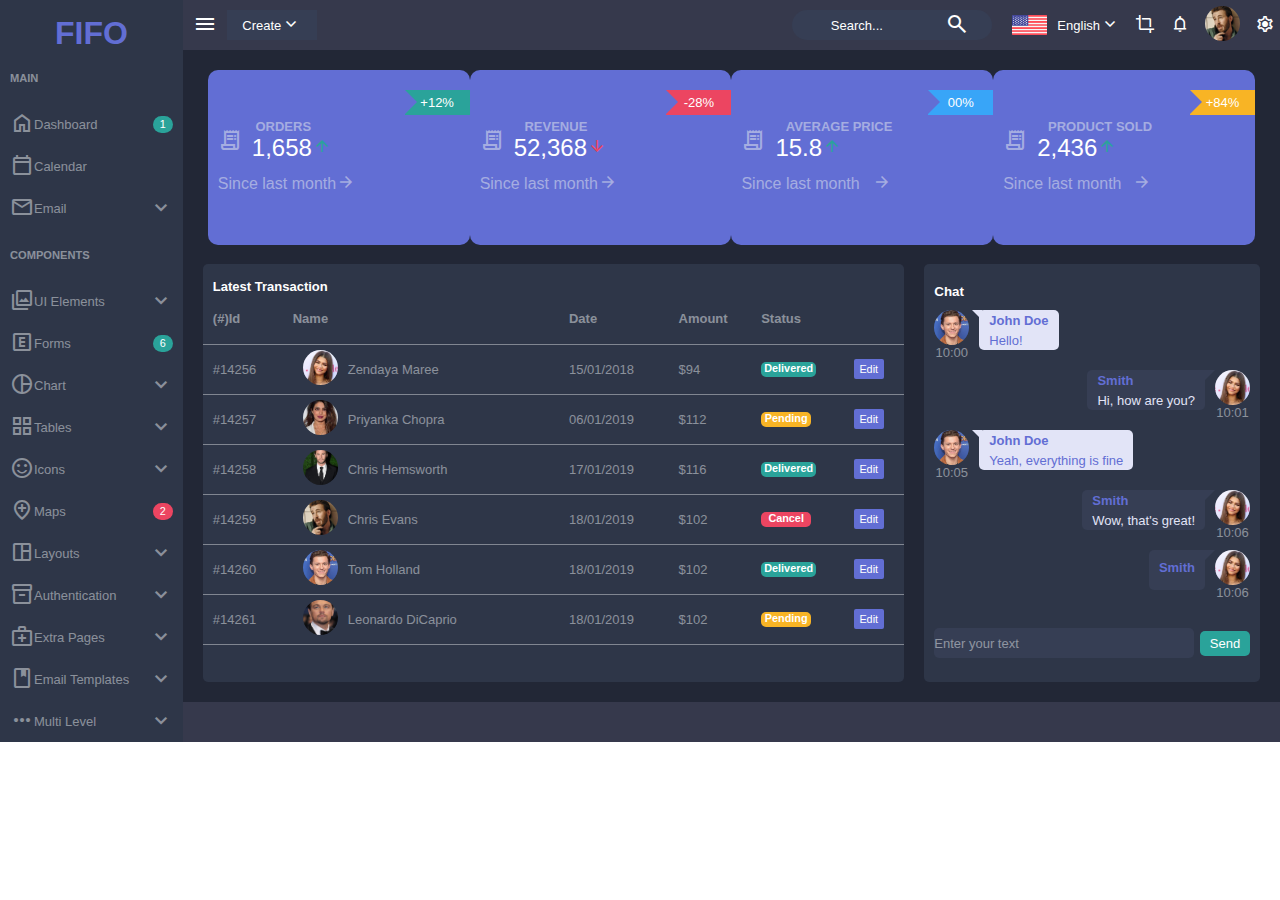
<file: FlexBox+Grid_Assignment/index.html>
<!DOCTYPE html>
<html lang="en">

<head>
    <title>Assignment FIFO</title>
    <link rel="stylesheet" href="style.css">
    <link rel="stylesheet" href="https://fonts.googleapis.com/icon?family=Material+Icons">
    <link rel="stylesheet"
        href="https://fonts.googleapis.com/css2?family=Material+Symbols+Outlined:opsz,wght,FILL,GRAD@48,400,0,0" />
</head>

<body>
    <div class="grid-container">
        <div class="item1">
            <h1>FIFO</h1>
            <br>
            <div class="heading-sidebar"><small><b>MAIN</b></small></div>
            <br>
            <div class="row">
                <div class="sidebar-left">
                    <div>
                        <span class="material-symbols-outlined">home</span>
                    </div>
                    <div>
                        Dashboard
                    </div>
                </div>
                <div class="sidebar-right">
                    <div class="circle">1</div>
                </div>
            </div>
            <div class="row">
                <div class="sidebar-left">
                    <div>
                        <span class="material-symbols-outlined">calendar_today</span>
                    </div>
                    <div>Calendar</div>
                </div>
                <div class="sidebar-right">
                    
                </div>
            </div>
            <div class="row">
                <div class="sidebar-left">
                    <div>
                    <span class="material-symbols-outlined">mail</span>
                    </div>
                    <div>Email</div>
                </div>
                <div class="sidebar-right">
                    <span class="material-symbols-outlined">keyboard_arrow_down</span>
                </div>
            </div>
            <br>
            <div class="heading-sidebar"><small><b>COMPONENTS</b></small></div>
            <br>
            <div class="row">
                <div class="sidebar-left">
                    <div>
                        <span class="material-symbols-outlined">filter</span>
                    </div>
                    <div>UI Elements</div>
                </div>
                <div class="sidebar-right">
                    <span class="material-symbols-outlined">keyboard_arrow_down</span>
                </div>
            </div>

            <div class="row">
                <div class="sidebar-left">
                    <div><span class="material-symbols-outlined">explicit</span></div>
                    <div> Forms</div>
                </div>
                <div class="sidebar-right">
                    <div class="circle" style="background-color: #2aa39a;">6</div>
                </div>  
            </div>
            <div class="row">
                <div class="sidebar-left">
                    <div><span class="material-symbols-outlined">pie_chart</span></div>
                    <div>Chart</div>
                </div>
                <div class="sidebar-right">
                    <span class="material-symbols-outlined">keyboard_arrow_down</span>
                </div>
            </div>
            <div class="row">
                <div class="sidebar-left">
                    <div>
                        <span class="material-symbols-outlined">grid_view</span>
                    </div>
                    <div>Tables</div>
                </div>
                <div class="sidebar-right">
                    <span class="material-symbols-outlined">keyboard_arrow_down</span>
                </div>
            </div>
            <div class="row">
                <div class="sidebar-left">
                    <div>
                        <span class="material-symbols-outlined">sentiment_satisfied</span>
                    </div>
                    <div>Icons</div>
                </div>
                <div class="sidebar-right">
                    <span class="material-symbols-outlined">keyboard_arrow_down</span>
                </div>
            </div>
            <div class="row">
                <div class="sidebar-left">
                    <div>
                        <span class="material-symbols-outlined">add_location</span>
                    </div>
                    <div>Maps</div>
                </div>
                <div class="sidebar-right">
                    <div class="circle" style="background-color: #ec4561;">2</div>
                </div>  
            </div>
            <div class="row">
                <div class="sidebar-left">
                    <div>
                        <span class="material-symbols-outlined">space_dashboard</span>
                    </div>
                    <div>Layouts</div>
                </div>
                <div class="sidebar-right">
                    <span class="material-symbols-outlined">keyboard_arrow_down</span>
                </div>
            </div>
            <div class="row">
                <div class="sidebar-left">
                    <div>
                        <span class="material-symbols-outlined">inventory_2</span>
                    </div>
                    <div>Authentication</div>
                </div>
                <div class="sidebar-right">
                    <span class="material-symbols-outlined">keyboard_arrow_down</span>
                </div>
            </div>
            <div class="row">
                <div class="sidebar-left">
                    <div>
                        <span class="material-symbols-outlined">medical_services</span>
                    </div>
                    <div>Extra Pages</div>
                </div>
                <div class="sidebar-right">
                    <span class="material-symbols-outlined">keyboard_arrow_down</span>
                </div>
            </div>
            <div class="row">
                <div class="sidebar-left">
                    <div>
                        <span class="material-symbols-outlined">book</span>
                    </div>
                    <div>Email Templates</div>
                </div>
                <div class="sidebar-right">
                    <span class="material-symbols-outlined">keyboard_arrow_down</span>
                </div>
            </div>
            <div class="row">
                <div class="sidebar-left">
                    <div>
                        <span class="material-symbols-outlined">more_horiz</span>
                    </div>
                    <div>Multi Level</div>
                </div>
                <div class="sidebar-right">
                    <span class="material-symbols-outlined">keyboard_arrow_down</span>
                </div>
            </div>
        </div>


        <div class="item2">
            <div class="nav_left">
                <div><span class="material-symbols-outlined">Menu</span></div>
                <div class="create">
                    <div>Create</div>
                    <div><span class="material-symbols-outlined" style="font-size: 20px;">keyboard_arrow_down</span></div>
                </div>
            </div>
            <div class="nav_right">
                <div class="search">
                    <div>
                        Search...
                    </div>
                    <div><span class="material-symbols-outlined">search</span></div>
                </div>
                <img class="language" src="united-states.png" width="35px" height="30px">
                <div style="margin-left: 0px;">English</div>
                <div style="margin-left: 0px;"><span class="material-symbols-outlined" style="font-size:20px">keyboard_arrow_down</span></div>
                <div><span class="material-symbols-outlined" style="font-size:20px">crop</span></div>
                <div><span class="material-symbols-outlined" style="font-size:20px">notifications</span></div>
                <div><img class="profile-image" src="ChrisEvans.png" width="35px"></div>
                <div><span class="material-symbols-outlined" style="font-size:20px; margin-right: 5px;">settings</span></div>
            </div>
        </div>



        <div class="item3">
            <div class="card">
                <div class="card-left">
                    <header class="card-header">
                        <span class="material-symbols-outlined card-image">receipt_long</span>
                        <div>
                            <b><pre style="font-size:small;"> ORDERS</pre></b>
                            <div class="card-numbers">
                                <h2>1,658</h2>
                                <div><span class="material-symbols-outlined" style="font-size:20px; color: #2aa39a;">arrow_upward</span></div>
                            </div>
                        </div>
                    </header>
                    <footer class="card-footer">
                        <div>Since last month</div>
                            <div>
                                <span class="material-symbols-outlined" style="font-size:20px">arrow_forward</span>
                            </div>
                    </footer>
                </div>
                <div class="card-percentage" style="background-color:#2aa39a ;">
                    <div>+12%</div>
                </div>
            </div>
            <div class="card">
                <div class="card-left">
                    <header class="card-header">
                        <span class="material-symbols-outlined card-image">receipt_long</span>
                        <div>
                            <b><pre style="font-size:small;">   REVENUE</pre></b>
                            <div class="card-numbers">
                                <h2>52,368</h2>
                                <div><span class="material-symbols-outlined" style="font-size:20px; color:#ec4561;">arrow_downward</span></div>
                            </div>
                        </div>
                    </header>
                    <footer class="card-footer">
                        <div>Since last month</div>
                            <div>
                                <span class="material-symbols-outlined" style="font-size:20px">arrow_forward</span>
                            </div>
                    </footer>
                </div>
                <div class="card-percentage" style="background-color: #ec4561;">
                    <div>-28%</div>
                </div>
            </div>
            <div class="card">
                <div class="card-left">
                    <header class="card-header">
                        <span class="material-symbols-outlined card-image">receipt_long</span>
                        <div>
                            <b><pre style="font-size:small;">   AVERAGE PRICE</pre></b>
                            <div class="card-numbers">
                                <h2>15.8</h2>
                                <div><span class="material-symbols-outlined" style="font-size:20px; color: #2aa39a;">arrow_upward</span></div>
                            </div>
                        </div>
                    </header>
                    <footer class="card-footer">
                        <div>Since last month</div>
                            <div>
                                <span class="material-symbols-outlined" style="font-size:20px">arrow_forward</span>
                            </div>
                    </footer>
                </div>
                <div class="card-percentage" style="background-color:#38a5f8;">
                    <div>00%</div>
                </div>
            </div>
            <div class="card">
                <div class="card-left">
                    <header class="card-header">
                        <span class="material-symbols-outlined card-image">receipt_long</span>
                        <div>
                            <b><pre style="font-size:small;">   PRODUCT SOLD</pre></b>
                            <div class="card-numbers">
                                <h2>2,436</h2>
                                <div><span class="material-symbols-outlined" style="font-size:20px; color: #2aa39a;">arrow_upward</span></div>
                            </div>
                        </div>
                    </header>
                    <footer class="card-footer">
                        <div>Since last month</div>
                            <div>
                                <span class="material-symbols-outlined" style="font-size:20px">arrow_forward</span>
                            </div>
                    </footer>
                </div>
                <div class="card-percentage" style="background-color: #f8b425;">
                    <div>+84%</div>
                </div>
            </div>
        </div>



        <div class="item4">
            <br>
            <b>Latest Transaction</b>
            <table class="tab">
                <tr>
                    <th class="id">(#)Id</th>
                    <th>Name</th>
                    <th>Date</th>
                    <th>Amount</th>
                    <th>Status</th>
                    <th></th>
                </tr>
                <tr>
                    <td class="id">#14256</td>
                    <td>
                        <div class="table-row">
                            <div>
                                <img class="profile-image" src="Zendaya.png">
                            </div>
                            <div>Zendaya Maree</div>
                        </div>
                    </td>
                    <td>15/01/2018</td>
                    <td>$94</td>
                    <td><strong><div class="delivered">Delivered</div></strong></td>
                    <td><div class="edit">  Edit</div></td>
                </tr>
                <tr>
                    <td class="id">#14257</td>
                    <td>
                        <div class="table-row">
                            <div>
                                <img class="profile-image" src="Priyanka.png">
                            </div>
                            <div>Priyanka Chopra</div>
                        </div>
                    </td>
                    <td>06/01/2019</td>
                    <td>$112</td>
                    <td><strong><div class="pending">Pending</div></strong></td>
                    <td><div class="edit">Edit</div></td>
                </tr>
                <tr>
                    <td class="id">#14258</td>
                    <td>
                        <div class="table-row">
                            <div>
                                <img class="profile-image" src="ChrisHemsworth.png">
                            </div>
                            <div>Chris Hemsworth</div>
                        </div>
                    </td>
                    <td>17/01/2019</td>
                    <td>$116</td>
                    <td><strong><div class="delivered">Delivered</div></strong></td>
                    <td><div class="edit">Edit</div></td>
                </tr>
                <tr>
                    <td class="id">#14259</td>
                    <td>
                        <div class="table-row">
                            <div>
                                <img class="profile-image" src="ChrisEvans.png">
                            </div>
                            <div>Chris Evans</div>
                        </div> </td>
                    <td>18/01/2019</td>
                    <td>$102</td>
                    <td><strong><div class="cancel">Cancel</div></strong></td>
                    <td><div class="edit">  Edit</div></td>
                </tr>
                <tr>
                    <td class="id">#14260</td>
                    <td>
                        <div class="table-row">
                            <div>
                                <img class="profile-image" src="TomHolland.png">
                            </div>
                            <div>Tom Holland</div>
                        </div>
                    </td>
                    <td>18/01/2019</td>
                    <td>$102</td>
                    <td><strong><div class="delivered">Delivered</div></strong></td>
                    <td><div class="edit">  Edit</div></td>
                </tr>
                <tr>
                    <td class="id">#14261</td>
                    <td>
                        <div class="table-row">
                            <div>
                                <img class="profile-image" src="Leonardo.png">
                            </div>
                            <div>Leonardo DiCaprio</div>
                        </div>
                    </td>
                    <td>18/01/2019</td>
                    <td>$102</td>
                    <td><strong><div class="pending">Pending</div></strong></td>
                    <td><div class="edit">  Edit</div></td>
                </tr>
            </table>
        </div>




        <div class="item5">
            <br>
            <b><small>Chat</small></b>
            <div class="chat-flex">
                <div class="chat-image-left">
                    <div class="chat-profile-image">
                        <img class="profile-image" src="TomHolland.png">
                        <div>10:00</div>
                    </div>
                    <div class="chat-left">
                        <div class="chat">
                            <header>John Doe</header>
                            <p >Hello!</p>
                        </div>
                    </div>
                </div>
                <div class="chat-image-right">
                    <div class="chat-right">
                        <div class="chat">
                            <header>Smith</header>
                            <p >Hi, how are you?</p>
                        </div>
                    </div>
                    <div class="chat-profile-image">
                        <img class="profile-image" src="Zendaya.png">
                        <div>10:01</div>
                    </div>
                </div>
                <div class="chat-image-left">
                    <div class="chat-profile-image">
                        <img class="profile-image" src="TomHolland.png">
                        <div>10:05</div>
                    </div>
                    <div class="chat-left">
                        <div class="chat">
                            <header>John Doe</header>
                            <p >Yeah, everything is fine</p>
                        </div>
                    </div>
                </div>
                <div class="chat-image-right">
                    <div class="chat-right">
                        <div class="chat">
                            <header>Smith</header>
                            <p >Wow, that's great!</p>
                        </div>
                    </div>
                    <div class="chat-profile-image">
                        <img class="profile-image" src="Zendaya.png">
                        <div>10:06</div>
                    </div>
                </div>
                <div class="chat-image-right">
                    <div class="chat-right">
                        <div class="chat">
                            <header>Smith</header>
                        </div>
                    </div>
                    <div class="chat-profile-image">
                        <img class="profile-image" src="Zendaya.png">
                        <div>10:06</div>
                    </div>
                </div>
            </div>
            <br>
            <footer>
                <div class="send-text">
                    <div class="enter-text">
                        <p>Enter your text               </p>
                    </div>
                    <div class="send-btn">Send</div>
                </div>
            </footer>
        </div>
        <div class="item6"> </div>
    </div>
</body>

</html>
</file>
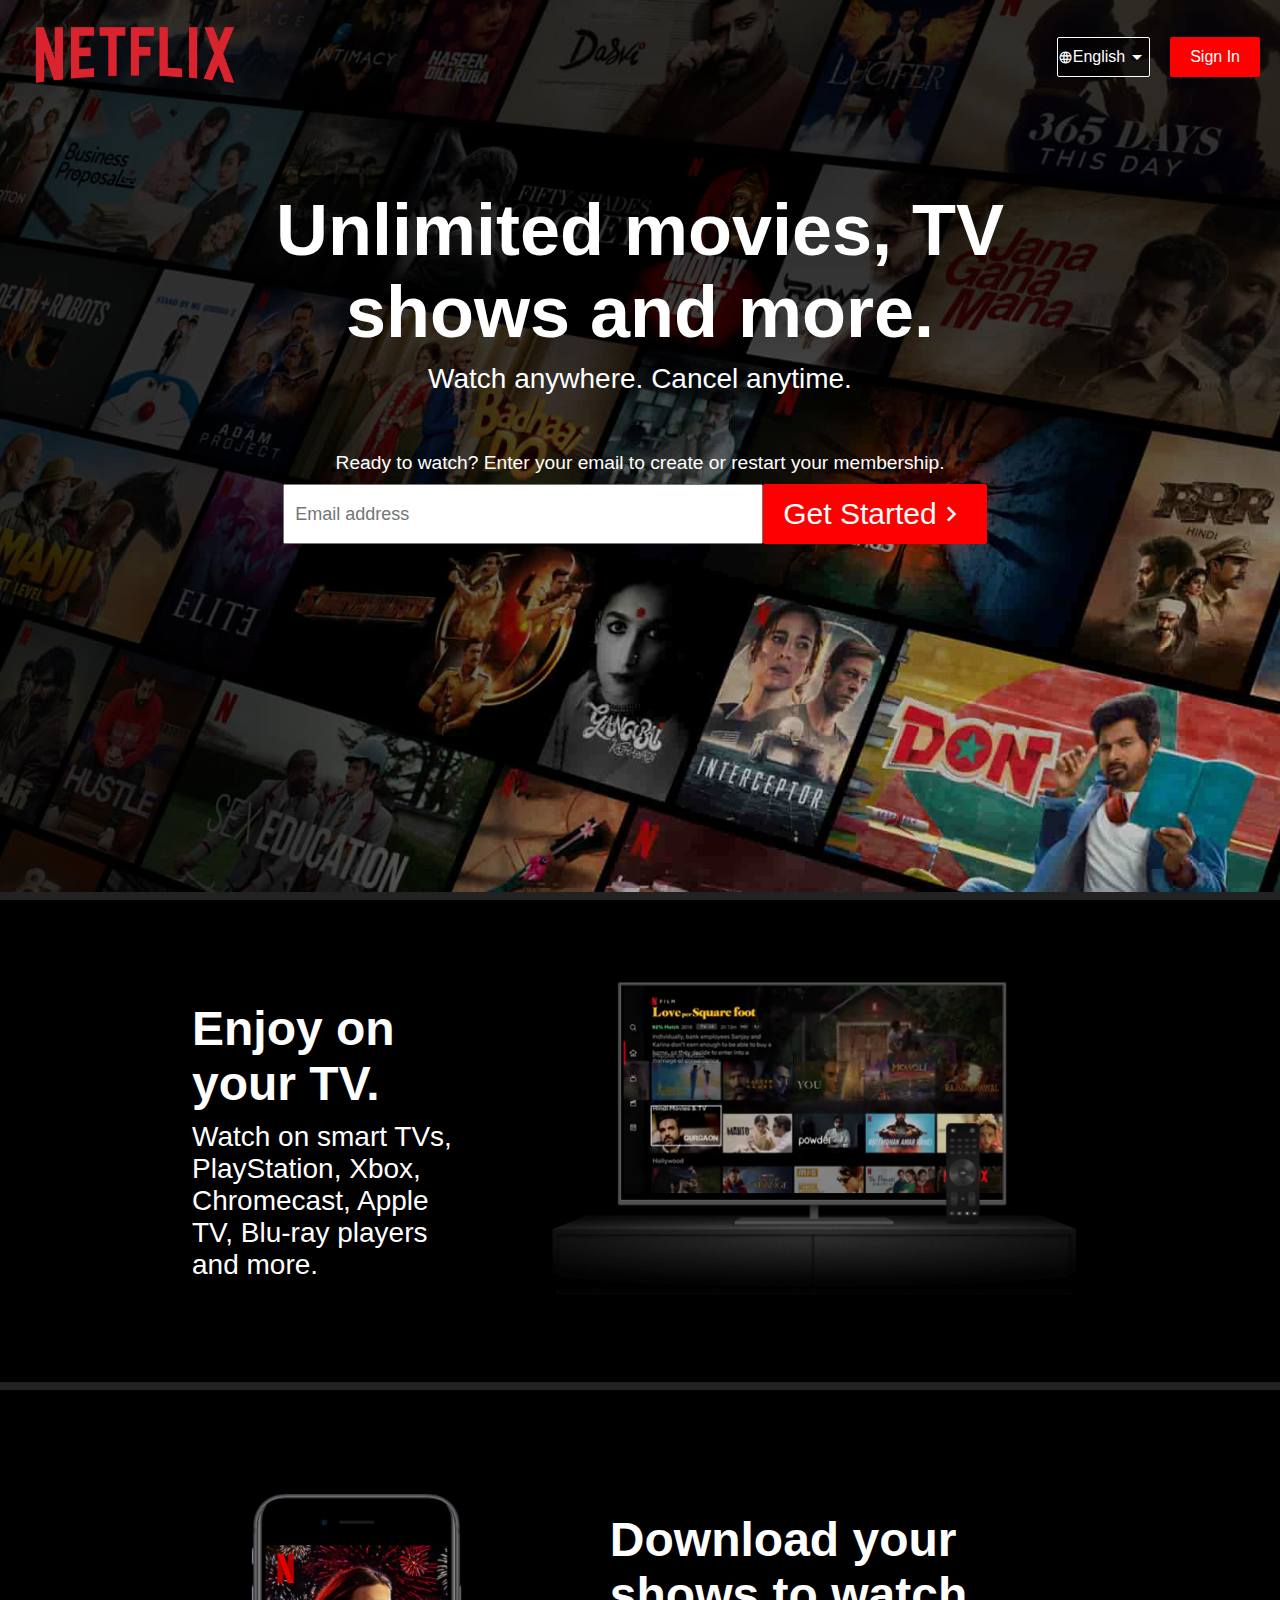
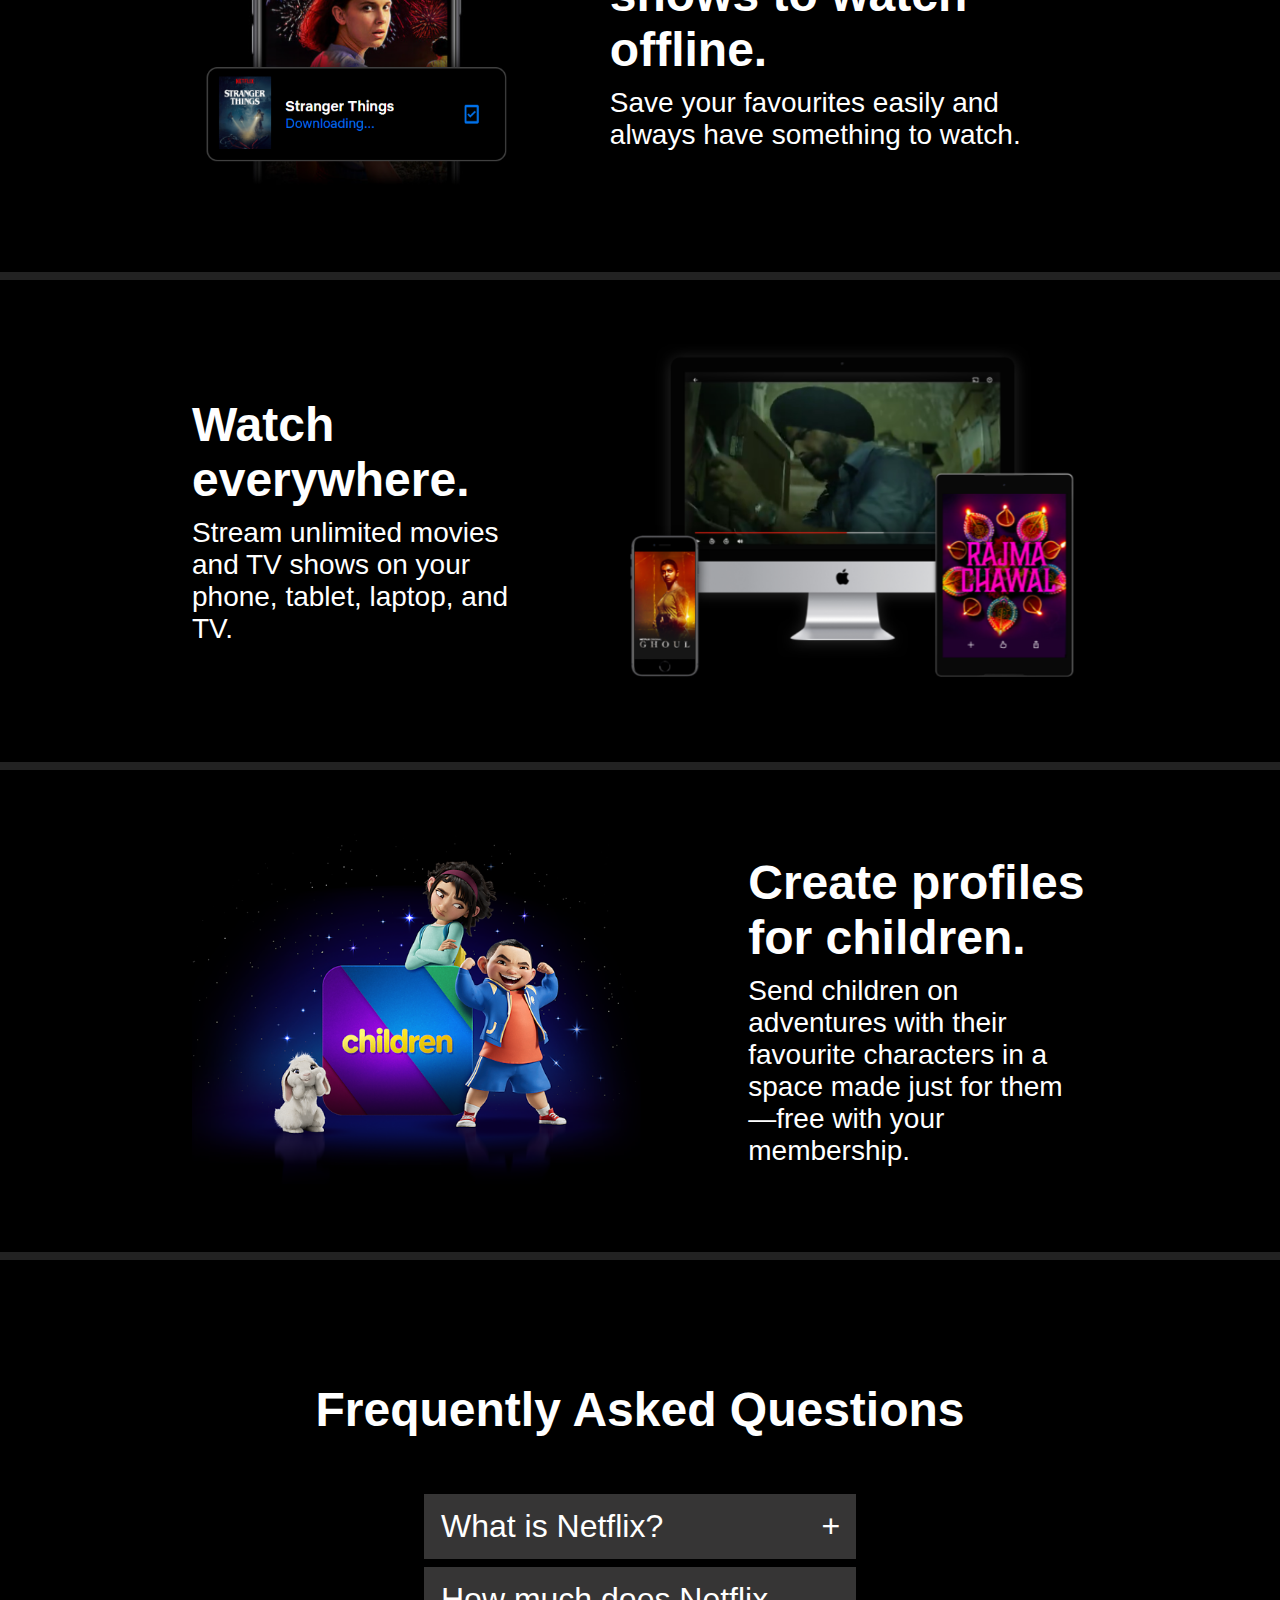
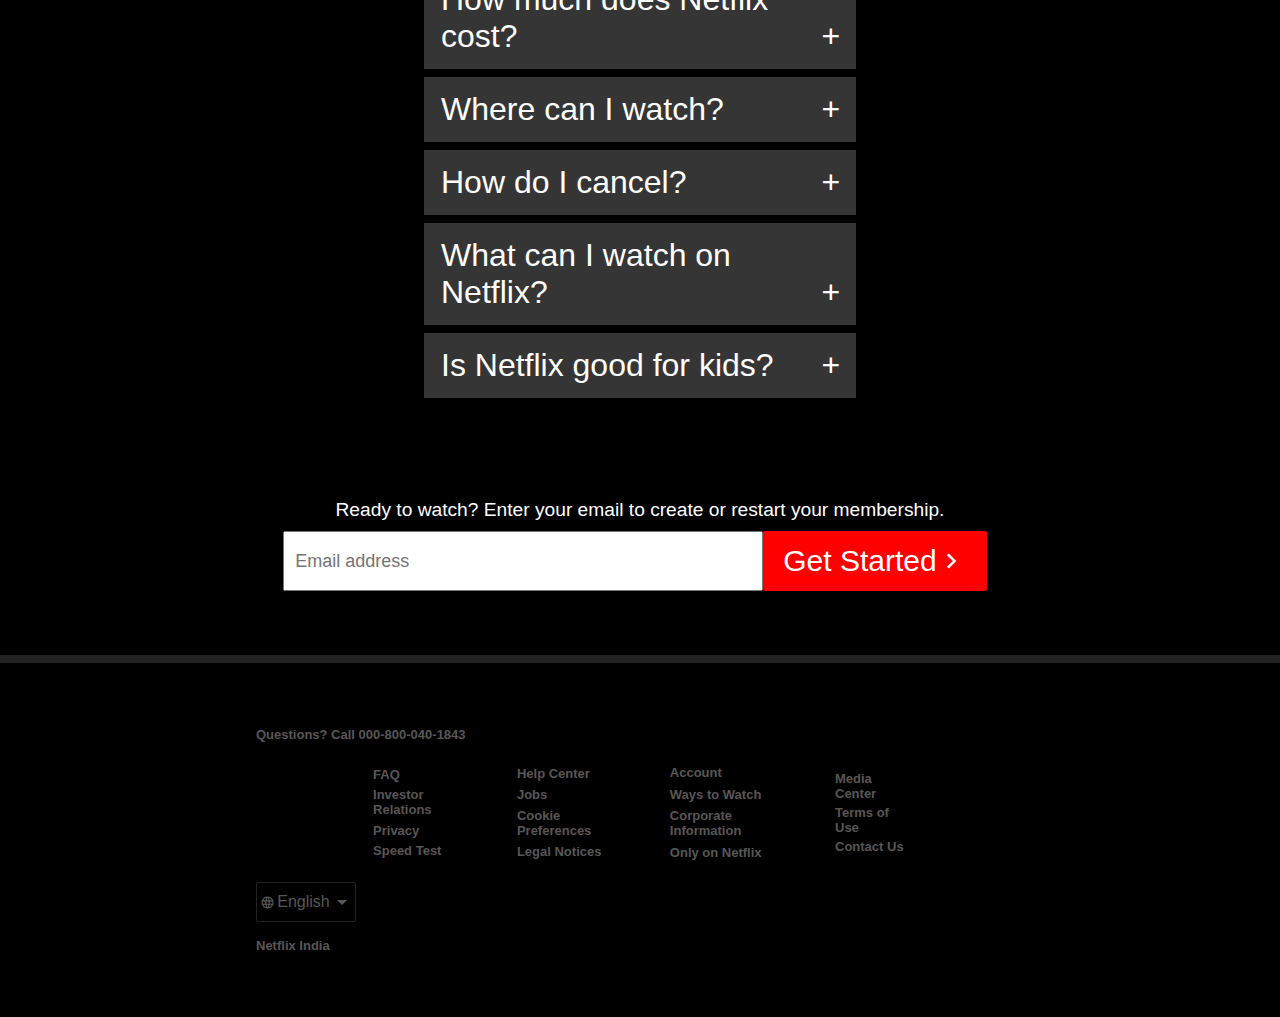
<file: Netflix-Clone/index.html>
<!DOCTYPE html>
<html lang="en">
<head>
  <meta charset="UTF-8">
  <meta http-equiv="X-UA-Compatible" content="IE=edge">
  <meta name="viewport" content="width=device-width, initial-scale=1.0">
  <title>Netflix</title>
  <link rel="stylesheet" href="style.css">
  <link rel="stylesheet" href="https://fonts.googleapis.com/css2?family=Material+Symbols+Outlined:opsz,wght,FILL,GRAD@48,400,1,0" />
</head>
<body>
  <header>
    <div class="header-top">
      <div class="logo">
        <img src="Netflix-Logo.png">
      </div>
      <div class="lang">
        <span class="material-symbols-outlined" style="font-size: 15px;">language</span>
        <span>English</span>
        <span class="material-symbols-outlined">arrow_drop_down</span>
      </div>
      <div class="btn">
        Sign In
      </div>
    </div>
    <div class="header-main">
      <h1>Unlimited movies, TV shows and more.</h1>
      <h2>Watch anywhere. Cancel anytime.</h2>
      <form>
        <h3>Ready to watch? Enter your email to create or restart your membership.</h3>
        <div class="details">
          <input type="email" placeholder="Email address">
          <div class="btn-start">Get Started <span class="material-symbols-outlined">navigate_next</span></div>
        </div>
      </form>
    </div>
  </header>
  <main>
    <div class="card">
      <div class="card-content">
        <h1>Enjoy on your TV.</h1>
        <h2>Watch on smart TVs, PlayStation, Xbox, Chromecast, Apple TV, Blu-ray players and more.</h2>
      </div>
      <div class="card-picture">
        <img src="tv.png" alt="card-picture" class="img-class">
      </div>
    </div>
    <div class="card">
      <div class="card-picture">
        <img src="mobile.png" alt="card-picture" class="img-class">
      </div>
      <div class="card-content">
        <h1>Download your shows to watch offline.</h1>
        <h2>Save your favourites easily and always have something to watch.</h2>
      </div>
    </div>
    <div class="card">
      <div class="card-content">
        <h1>Watch everywhere.</h1>
        <h2>Stream unlimited movies and TV shows on your phone, tablet, laptop, and TV.</h2>
      </div>
      <div class="card-picture">
        <img src="TV2.png" alt="card-picture" class="img-class">
      </div>
    </div>
    <div class="card">
      <div class="card-picture">
        <img src="Children.png" alt="card-picture" class="img-class">
      </div>
      <div class="card-content">
        <h1>Create profiles for children.</h1>
        <h2>Send children on adventures with their favourite characters in a space made just for them—free with your membership.</h2>
      </div>
    </div>
    <div class="card-faq">
      <h1>Frequently Asked Questions</h1>
      <div class="accordian">
        <div class="accordian-row">
          <input type="radio" name="faq" class="accordian-input" id="section1">
          <label for="section1" class="accordian-label">What is Netflix?</label>
          <div class="accordian-content">
            <p>Netflix is a streaming service that offers a wide variety of award-winning TV shows, movies, anime, documentaries and more - on thousands of internet-connected devices</p>
            <p>You can watch as much as you want, whenever you want, without a single ad - all for one low monthly price. There's always something new to discover, and new TV shows and movies are added every week!</p>
          </div>
        </div>
        <div class="accordian-row">
          <input type="radio" name="faq" class="accordian-input" id="section2">
          <label for="section2" class="accordian-label">How much does Netflix cost?</label>
          <div class="accordian-content">
            <p>Watch Netflix on your smartphone, tablet, Smart TV, laptop, or streaming device, all for one fixed monthly fee. Plans range from ₹ 149 to ₹ 649 a month. No extra costs, no contracts.</p>
          </div>
        </div>
        <div class="accordian-row">
          <input type="radio" name="faq" class="accordian-input" id="section3">
          <label for="section3" class="accordian-label">Where can I watch?</label>
          <div class="accordian-content">
            <p>Watch anywhere, anytime. Sign in with your Netflix account to watch instantly on the web at netflix.com from your personal computer or on any internet-connected device that offers the Netflix app, including smart TVs, smartphones, tablets, streaming media players and game consoles.</p>
            <p>You can also download your favourite shows with the iOS, Android, or Windows 10 app. Use downloads to watch while you're on the go and without an internet connection. Take Netflix with you anywhere.</p>
          </div>
        </div>
        <div class="accordian-row">
          <input type="radio" name="faq" class="accordian-input" id="section4">
          <label for="section4" class="accordian-label">How do I cancel?</label>
          <div class="accordian-content">
            <p>Netflix is flexible. There are no annoying contracts and no commitments. You can easily cancel your account online in two clicks. There are no cancellation fees - start or stop your account anytime.</p>
          </div>
        </div>
        <div class="accordian-row">
          <input type="radio" name="faq" class="accordian-input" id="section5">
          <label for="section5" class="accordian-label">What can I watch on Netflix?</label>
          <div class="accordian-content">
            <p>Netflix has an extensive library of feature films, documentaries, TV shows, anime, award-winning Netflix originals, and more. Watch as much as you want, anytime you want.</p>
          </div>
        </div>
        <div class="accordian-row">
          <input type="radio" name="faq" class="accordian-input" id="section6">
          <label for="section6" class="accordian-label">Is Netflix good for kids?</label>
          <div class="accordian-content">
            <p>The Netflix Kids experience is included in your membership to give parents control while kids enjoy family-friendly TV shows and films in their own space.</p>
            <p>Kids profiles come with PIN-protected parental controls that let you restrict the maturity rating of content kids can watch and block specific titles you don't want kids to see.</p>
          </div>
        </div>
      </div>
      <form>
        <h3>Ready to watch? Enter your email to create or restart your membership.</h3>
        <div class="details">
          <input type="email" placeholder="Email address">
          <div class="btn-start">Get Started <span class="material-symbols-outlined">navigate_next</span></div>
        </div>
      </form>
    </div>
  </main>
  <footer>
    <p>Questions? Call 000-800-040-1843</p>
    <div class="footer-tags">
      <div class="footer-tags-col">
        <p>FAQ</p>
        <p>Investor Relations</p>
        <p>Privacy</p>
        <p>Speed Test</p>
      </div>
      <div class="footer-tags-col">
        <p>Help Center</p>
        <p>Jobs</p>
        <p>Cookie Preferences</p>
        <p>Legal Notices</p>
      </div>
      <div class="footer-tags-col">
        <p>Account</p>
        <p>Ways to Watch</p>
        <p>Corporate Information</p>
        <p>Only on Netflix</p>
      </div>
      <div class="footer-tags-col">
        <p>Media Center</p>
        <p>Terms of Use</p>
        <p>Contact Us</p>
      </div>
    </div>
    <div class="lang">
      <span class="material-symbols-outlined" style="font-size:15px; margin:0px 2px">language</span>
      <span>English</span>
      <span class="material-symbols-outlined">arrow_drop_down</span>
    </div>
    <p>Netflix India</p>
  </footer>
</body>
</html>
</file>
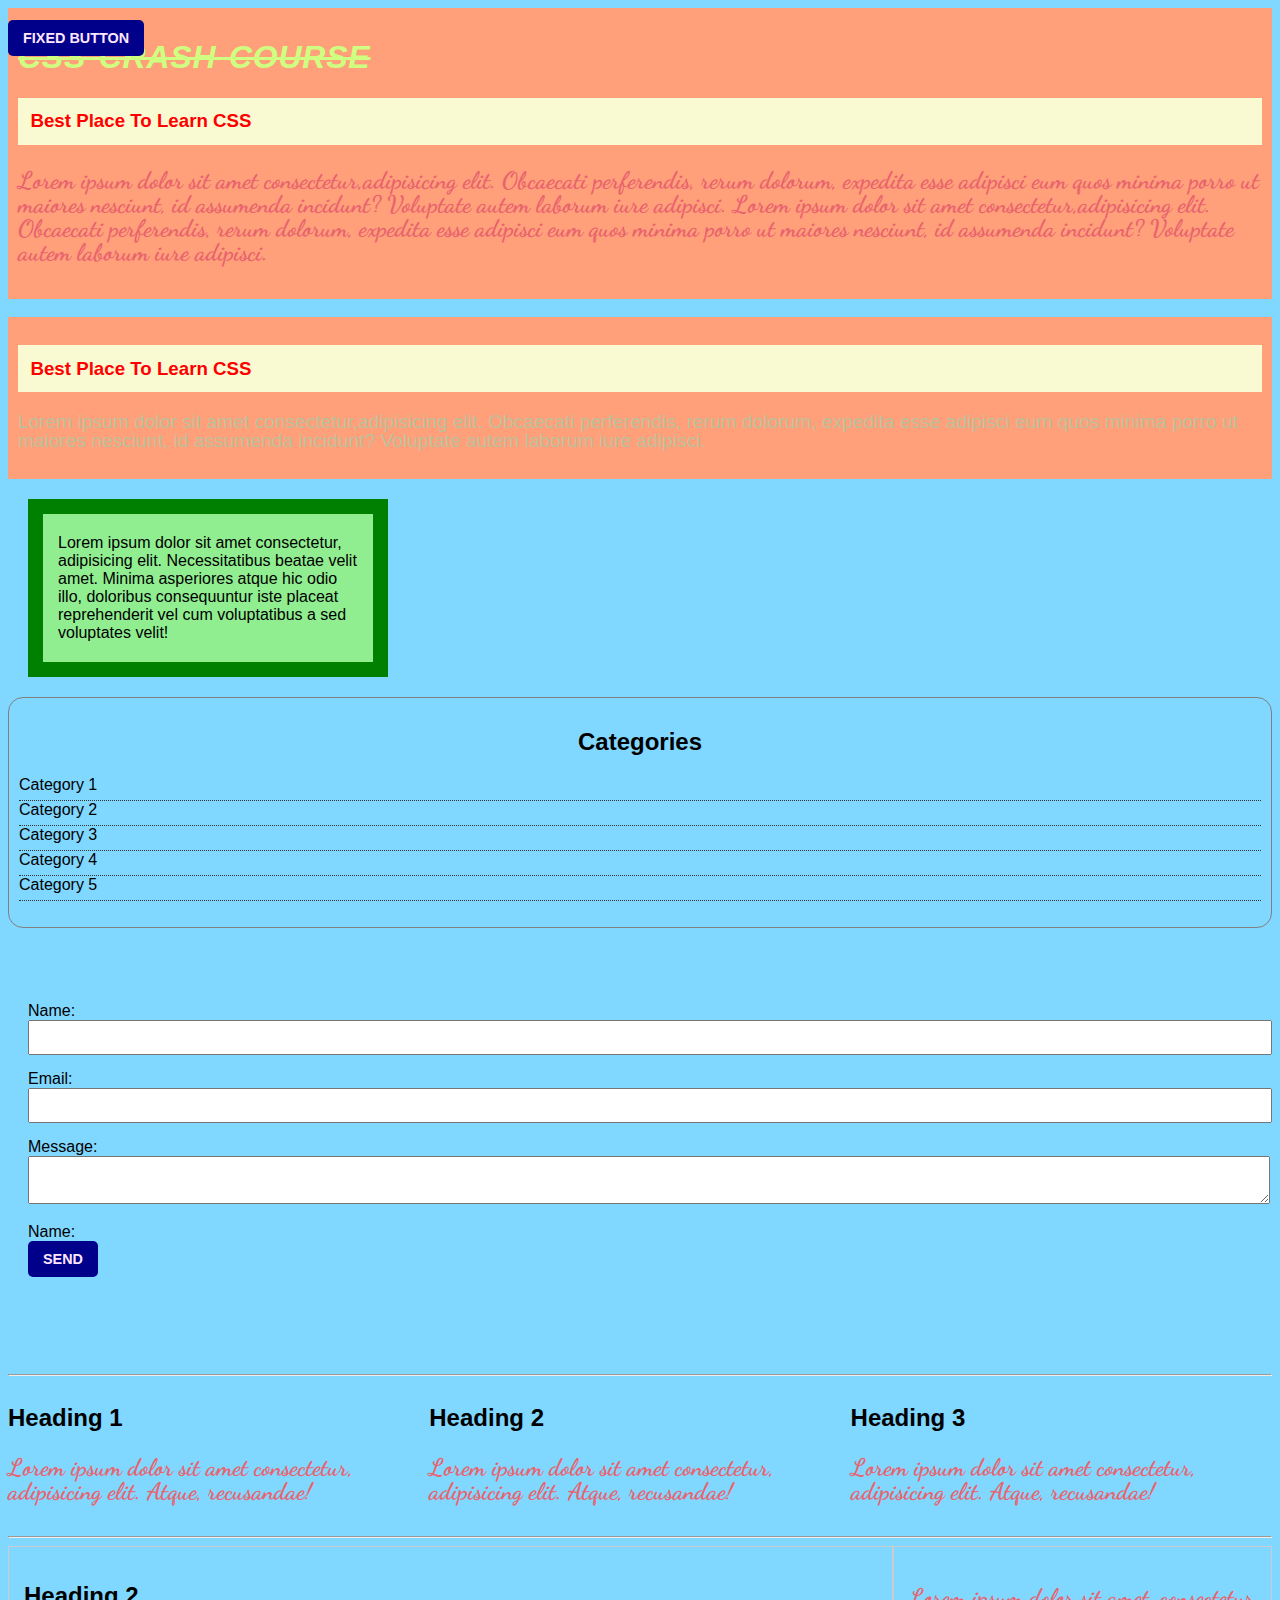
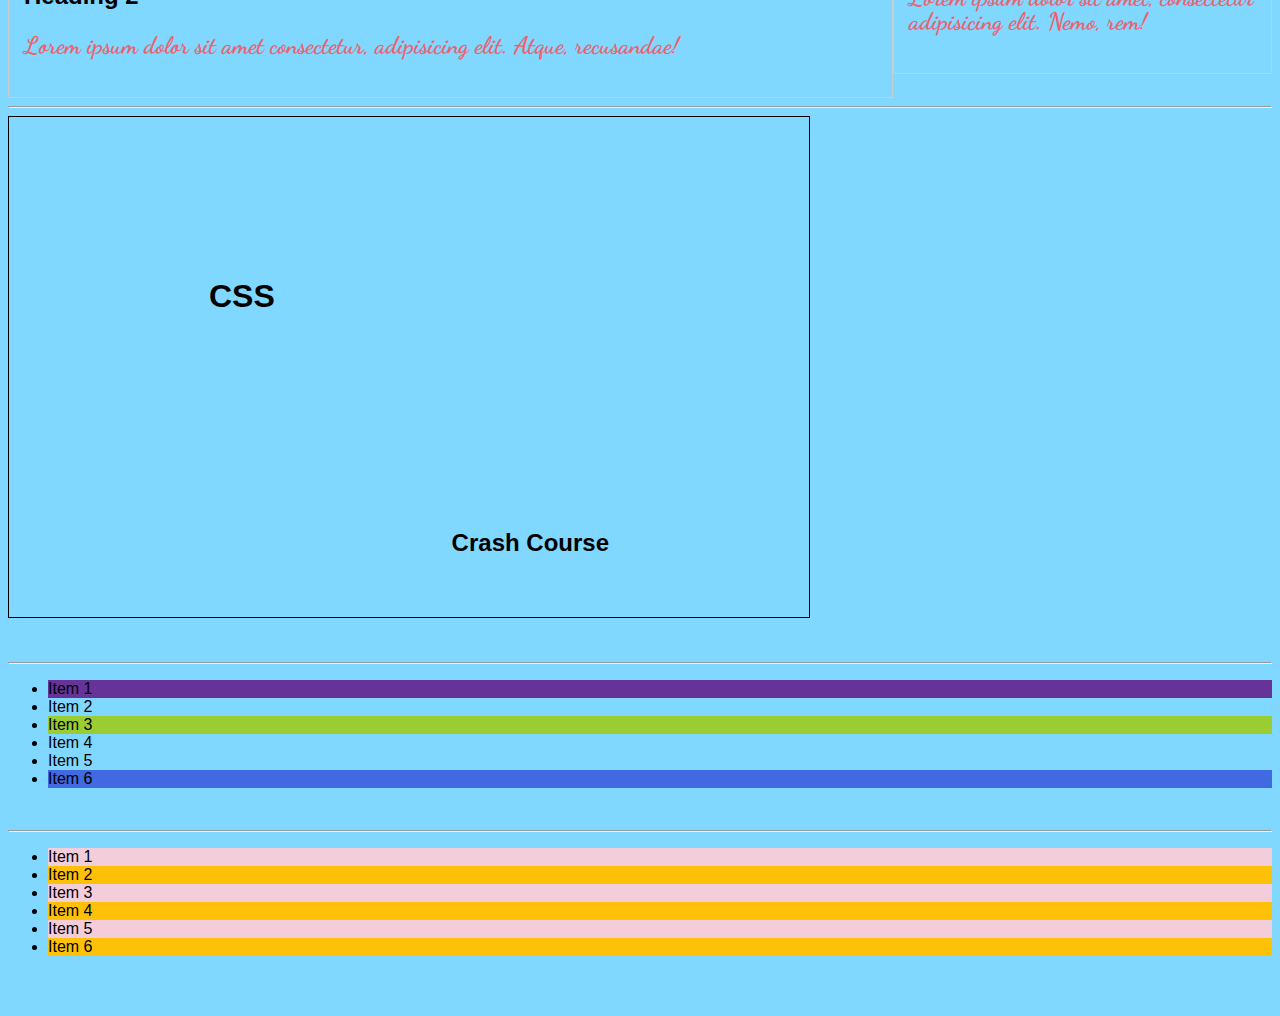
<file: GlueLabs_Aakash/Basics/CSS_Basics.html>
<!DOCTYPE html>
<html lang="en">
    <head>
        <title>CSS Basics</title>
        <!-- <style>
            p{
                color:red;
            }
        </style> -->
        <link rel="stylesheet" href="style.css">
    </head>
    <body>
        <!-- <h1 style="color:blue; ">CSS Crash Course</h1> -->
        <div class="box-1">
            <h1>CSS Crash Course</h1>
            <h3>Best Place To Learn CSS</h3>
            <p>Lorem ipsum dolor sit amet consectetur,adipisicing elit. Obcaecati perferendis, 
                rerum dolorum, expedita esse adipisci eum quos minima porro ut maiores 
                nesciunt, id assumenda incidunt? Voluptate autem laborum iure 
                adipisci. Lorem ipsum dolor sit amet consectetur,adipisicing elit. Obcaecati perferendis, 
                rerum dolorum, expedita esse adipisci eum quos minima porro ut maiores 
                nesciunt, id assumenda incidunt? Voluptate autem laborum iure 
                adipisci.
            </p>
        </div>
        <br>
        <div class="box-1">
            <h3>Best Place To Learn CSS</h3>
            <p id="second-p">Lorem ipsum dolor sit amet consectetur,adipisicing elit. Obcaecati perferendis, 
                rerum dolorum, expedita esse adipisci eum quos minima porro ut maiores 
                nesciunt, id assumenda incidunt? Voluptate autem laborum iure 
                adipisci.
            </p>
        </div>
        <div id="box-model">Lorem ipsum dolor sit amet consectetur, adipisicing elit. 
            Necessitatibus beatae velit amet. Minima asperiores atque hic odio illo,
             doloribus consequuntur iste placeat reprehenderit vel cum voluptatibus a 
             sed voluptates velit!
        </div>
        <div class="categories">
            <h2>Categories</h2>
            <ul>
                <li><a href="#">Category 1</a></li>
                <li><a href="#">Category 2</a></li>
                <li><a href="#">Category 3</a></li>
                <li><a href="#">Category 4</a></li>
                <li><a href="#">Category 5</a></li>
            </ul>
        </div>
        <br>
        <br>
        <br>
        <form class="my-form">
            <div class="form-group">
                <label>Name:</label>
                <input type="text" name="name">
            </div>
            <div class="form-group">
                <label>Email:</label>
                <input type="email" name="email">
            </div>
            <div class="form-group">
                <label>Message:</label>
                <textarea name="Message"></textarea>
            </div>
            <div class="form-group">
                <label>Name:</label>
                <input type="submit" class="button" value="Send">
            </div>
        </form>
        <br>
        <br>
        <br>
        <hr>
        <div class="block">
            <h2>Heading 1</h2>
            <p>Lorem ipsum dolor sit amet consectetur, adipisicing elit. Atque, recusandae!</p>
        </div>
        <div class="block">
            <h2>Heading 2</h2>
            <p>Lorem ipsum dolor sit amet consectetur, adipisicing elit. Atque, recusandae!</p>
        </div>
        <div class="block">
            <h2>Heading 3</h2>
            <p>Lorem ipsum dolor sit amet consectetur, adipisicing elit. Atque, recusandae!</p>
        </div>
        <div class="clearfix"></div>
        <hr>
        <div id="main__block">
            <h2>Heading 2</h2>
            <p>Lorem ipsum dolor sit amet consectetur, adipisicing elit. Atque, recusandae!</p>
        </div>
        <div id="side__bar">
            <p>Lorem ipsum dolor sit amet, consectetur adipisicing elit. Nemo, rem!</p>
        </div>
        <div class="clearfix"></div>
        <hr>
        <div class="position-box">
            <h1>CSS</h1>
            <h2>Crash Course</h2>
        </div>
        <br>
        <br>
        <button class="button fixed-button">Fixed Button</button>
        <hr>
        <ul class="my-list">
            <li>Item 1</li>
            <li>Item 2</li>
            <li>Item 3</li>
            <li>Item 4</li>
            <li>Item 5</li>
            <li>Item 6</li>
        </ul>
        <br>
        <hr>
        <ul class="dynamic-list">
            <li>Item 1</li>
            <li>Item 2</li>
            <li>Item 3</li>
            <li>Item 4</li>
            <li>Item 5</li>
            <li>Item 6</li>
        </ul>
        <br>
        <br>
    </body>
</file>
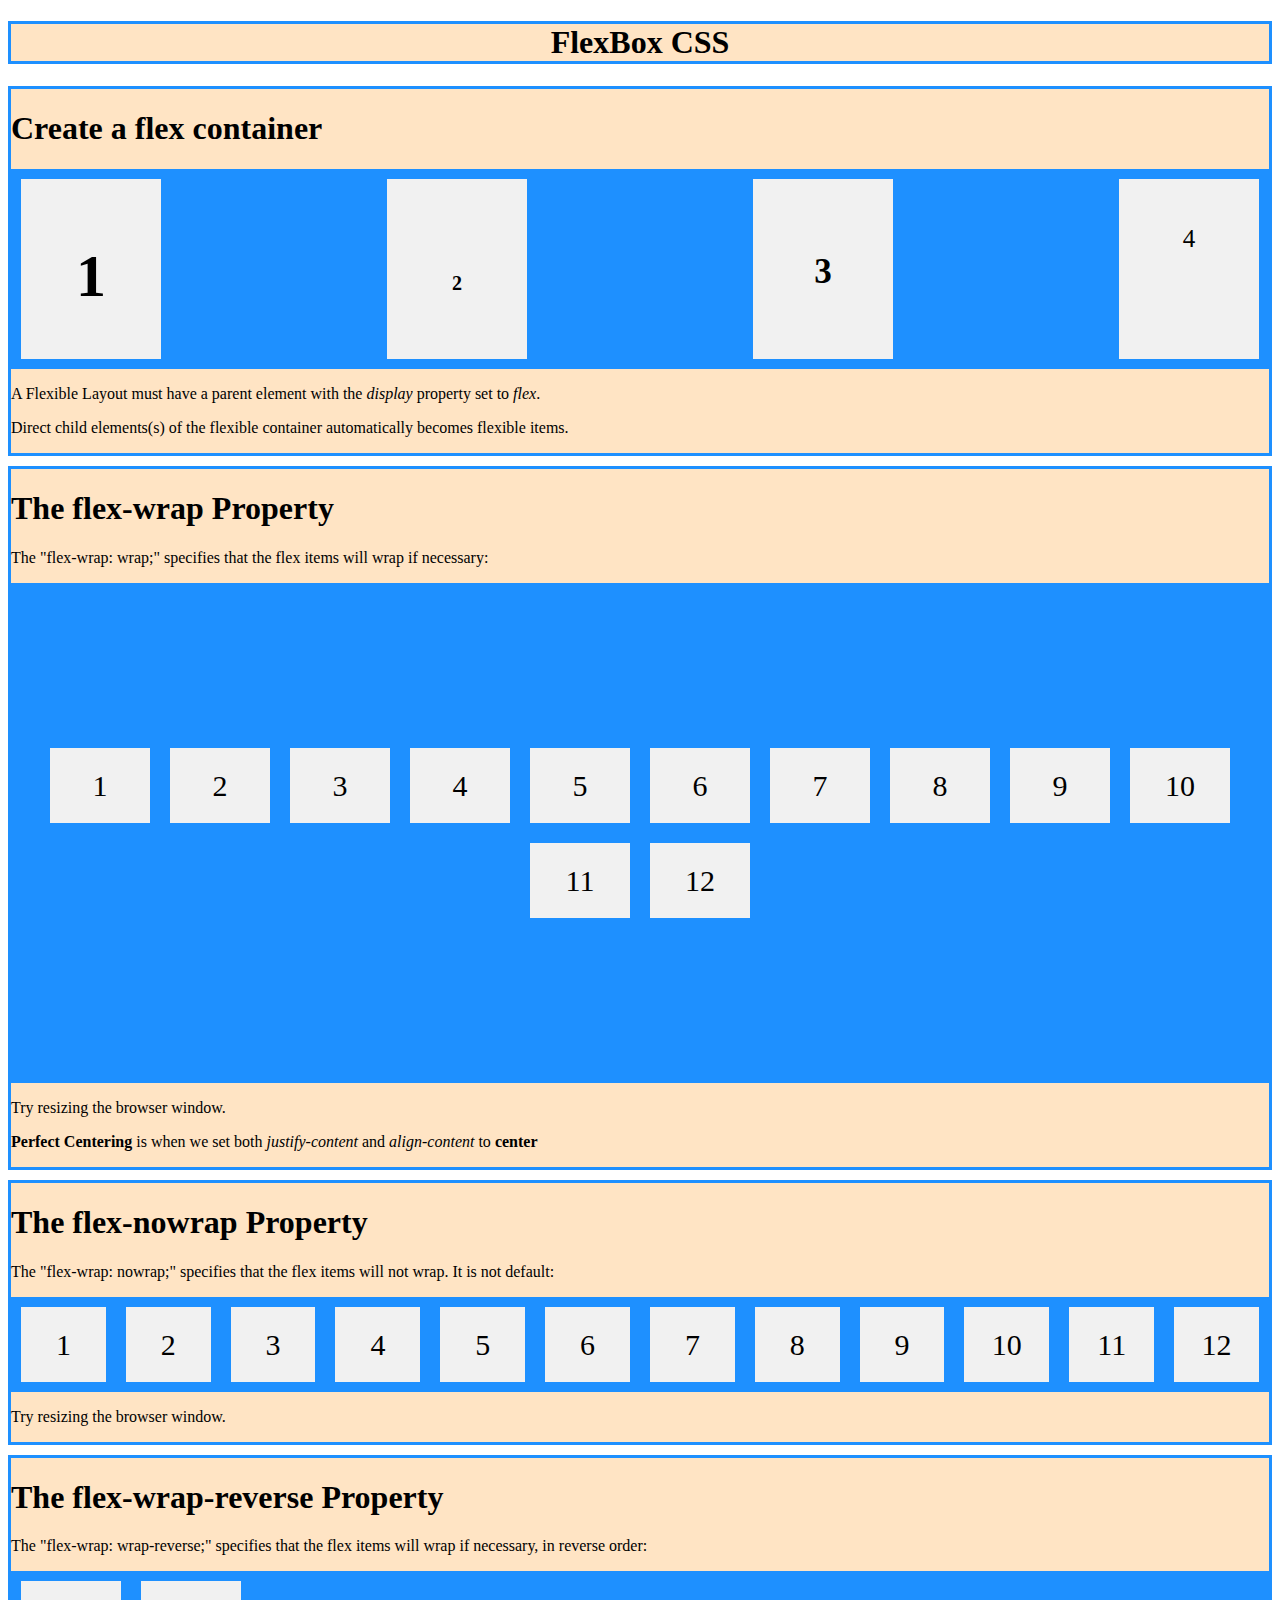
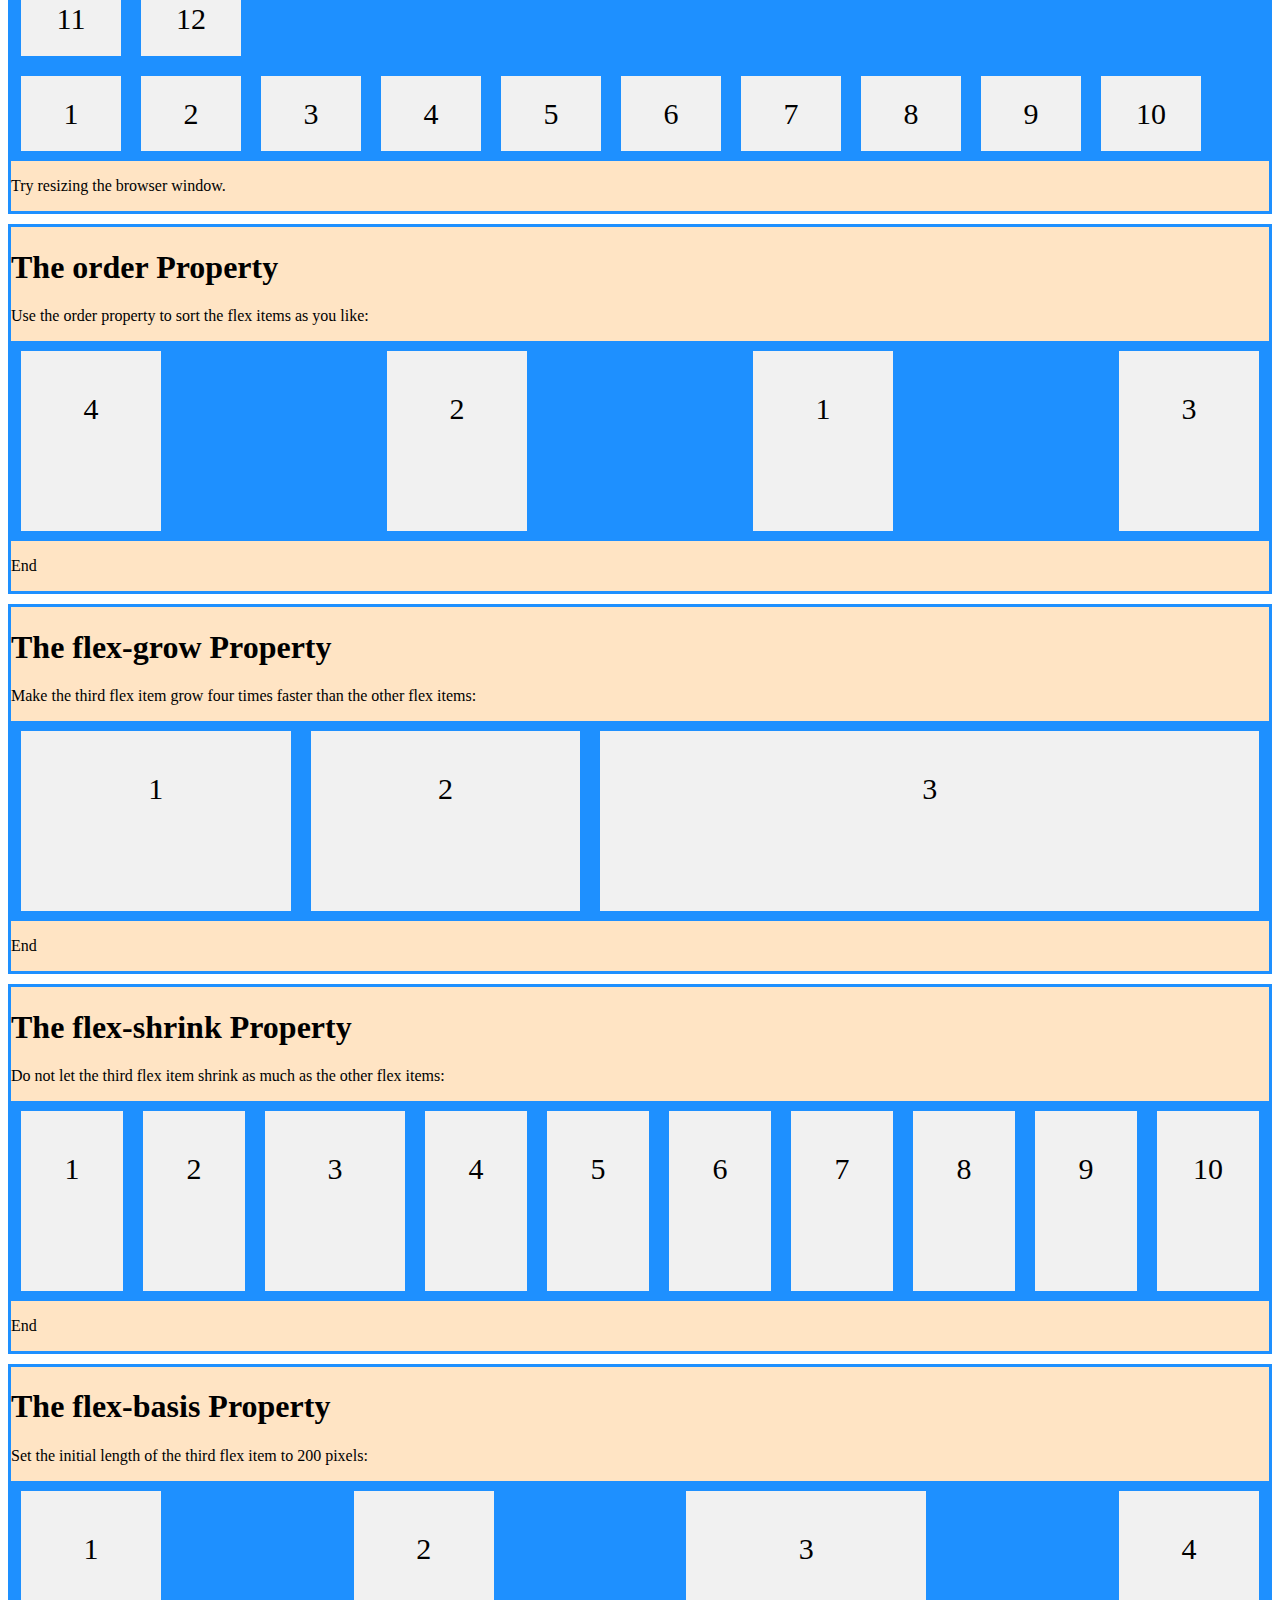
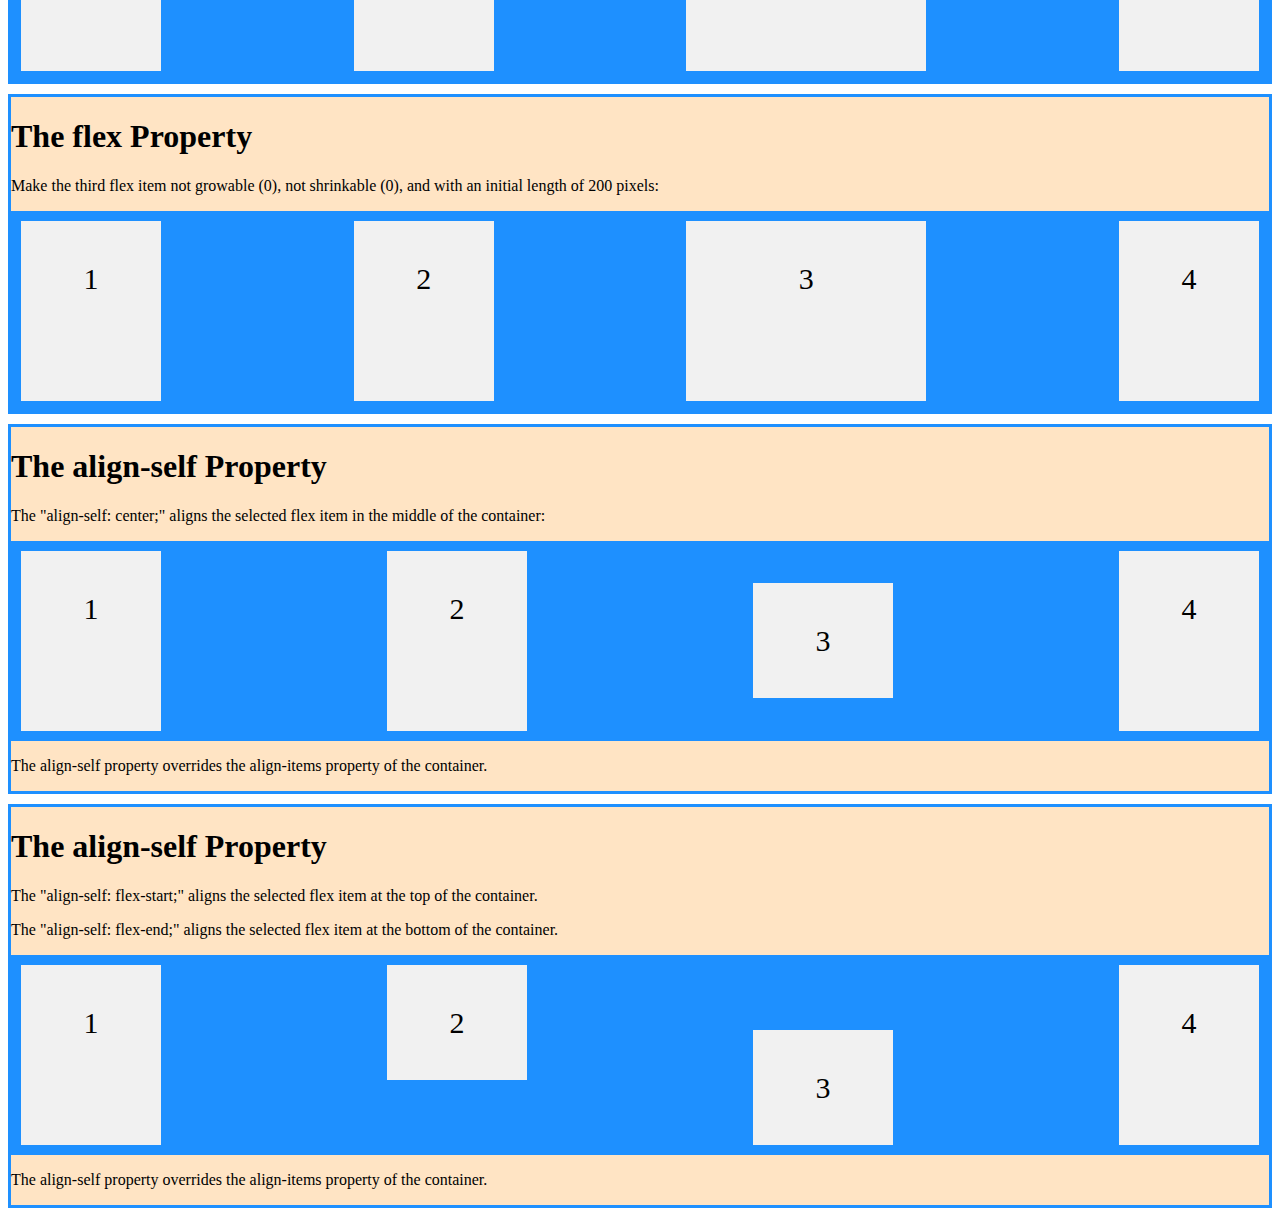
<file: GlueLabs_Aakash/Basics/CSS_Flexbox.html>
<!DOCTYPE html>
<html>

<head>
    <title>FlexBox</title>
    <style>
        .flex-container {
            display: flex;
            flex-direction: row;
            height: 200px;
            align-items: stretch;
            justify-content: space-between;
            background-color: DodgerBlue;
        }

        .flex-container div {
            background-color: #f1f1f1;
            margin: 10px;
            width: 100px;
            padding: 20px;
            font-size: 30px;
            text-align: center;
            line-height: 75px;
        }

        .flex-container-wrap {
            display: flex;
            flex-wrap: wrap;
            height: 500px;
            align-content: center;
            justify-content: center;
            background-color: DodgerBlue;
        }

        .flex-container-wrap div {
            background-color: #f1f1f1;
            width: 100px;
            margin: 10px;
            text-align: center;
            line-height: 75px;
            font-size: 30px;
        }

        #WrapSection {
            background-color: bisque;
            border: 3px solid dodgerblue;
            margin: 10px 0px;
        }

        .flex-container-nowrap {
            display: flex;
            flex-wrap: nowrap;
            background-color: DodgerBlue;
        }

        .flex-container-nowrap div {
            background-color: #f1f1f1;
            width: 100px;
            margin: 10px;
            text-align: center;
            line-height: 75px;
            font-size: 30px;
        }

        .flex-container-wrap-reverse {
            display: flex;
            flex-wrap: wrap-reverse;
            background-color: DodgerBlue;
        }

        .flex-container-wrap-reverse div {
            background-color: #f1f1f1;
            width: 100px;
            margin: 10px;
            text-align: center;
            line-height: 75px;
            font-size: 30px;
        }
    </style>
</head>

<body>
    <h1 style="text-align: center; color: black; background-color: bisque; border: 3px solid dodgerblue;">FlexBox CSS</h1>
    <section id="WrapSection">
        <h1>Create a flex container</h1>
    <div class="flex-container">
        <div>
            <h1>1</h1>
        </div>
        <div>
            <h6>2</h6>
        </div>
        <div>
            <h3>3</h3>
        </div>
        <div><small>4</small></div>
    </div>
    <p>A Flexible Layout must have a parent element with the <em>display</em> property set to <em>flex</em>.</p>
    <p>Direct child elements(s) of the flexible container automatically becomes flexible items.</p>

    </section>

    <section id="WrapSection">
        <h1>The flex-wrap Property</h1>
        <p>The "flex-wrap: wrap;" specifies that the flex items will wrap if necessary:</p>
        <div class="flex-container-wrap">
            <div>1</div>
            <div>2</div>
            <div>3</div>
            <div>4</div>
            <div>5</div>
            <div>6</div>
            <div>7</div>
            <div>8</div>
            <div>9</div>
            <div>10</div>
            <div>11</div>
            <div>12</div>
        </div>
        <p>Try resizing the browser window.</p>
        <p><b>Perfect Centering</b> is when we set both <em>justify-content</em> and <em>align-content</em> to
            <b>center</b>
        </p>
    </section>
    <section id="WrapSection">
        <h1>The flex-nowrap Property</h1>
        <p>The "flex-wrap: nowrap;" specifies that the flex items will not wrap. It is not default:</p>
        <div class="flex-container-nowrap">
            <div>1</div>
            <div>2</div>
            <div>3</div>
            <div>4</div>
            <div>5</div>
            <div>6</div>
            <div>7</div>
            <div>8</div>
            <div>9</div>
            <div>10</div>
            <div>11</div>
            <div>12</div>
        </div>
        <p>Try resizing the browser window.</p>
    </section>
    <section id="WrapSection">
        <h1>The flex-wrap-reverse Property</h1>
        <p>The "flex-wrap: wrap-reverse;" specifies that the flex items will wrap if necessary, in reverse order:</p>
        <div class="flex-container-wrap-reverse">
            <div>1</div>
            <div>2</div>
            <div>3</div>
            <div>4</div>
            <div>5</div>
            <div>6</div>
            <div>7</div>
            <div>8</div>
            <div>9</div>
            <div>10</div>
            <div>11</div>
            <div>12</div>
        </div>
        <p>Try resizing the browser window.</p>
    </section>

    <section id="WrapSection">
        <h1>The order Property</h1>
        <p>Use the order property to sort the flex items as you like:</p>

        <div class="flex-container">
            <div style="order: 3">1</div>
            <div style="order: 2">2</div>
            <div style="order: 4">3</div>
            <div style="order: 1">4</div>
        </div>
        <p>End</p>
    </section>
    <section id="WrapSection">
        <h1>The flex-grow Property</h1>
        <p>Make the third flex item grow four times faster than the other flex items:</p>

        <div class="flex-container">
            <div style="flex-grow: 1">1</div>
            <div style="flex-grow: 1">2</div>
            <div style="flex-grow: 4">3</div>
        </div>
        <p>End</p>
    </section>
    <section id="WrapSection">
        <h1>The flex-shrink Property</h1>
        <p>Do not let the third flex item shrink as much as the other flex items:</p>
        <div class="flex-container">
            <div>1</div>
            <div>2</div>
            <div style="flex-shrink: 0">3</div>
            <div>4</div>
            <div>5</div>
            <div>6</div>
            <div>7</div>
            <div>8</div>
            <div>9</div>
            <div>10</div>
        </div>
        <p>End</p>
    </section>
    <section id="WrapSection">
        <h1>The flex-basis Property</h1>
        <p>Set the initial length of the third flex item to 200 pixels:</p>
        <div class="flex-container">
            <div>1</div>
            <div>2</div>
            <div style="flex-basis:200px">3</div>
            <div>4</div>
        </div>
    </section>
    <section id="WrapSection">
        <h1>The flex Property</h1>

        <p>Make the third flex item not growable (0), not shrinkable (0), and with an initial length of 200 pixels:</p>

        <div class="flex-container">
            <div>1</div>
            <div>2</div>
            <div style="flex: 0 0 200px">3</div>
            <div>4</div>
        </div>
    </section>
    <section id="WrapSection">
        <h1>The align-self Property</h1>
        <p>The "align-self: center;" aligns the selected flex item in the middle of the container:</p>
        <div class="flex-container">
            <div>1</div>
            <div>2</div>
            <div style="align-self: center">3</div>
            <div>4</div>
        </div>
        <p>The align-self property overrides the align-items property of the container.</p>
    </section>
    <section id="WrapSection">
        <h1>The align-self Property</h1>
        <p>The "align-self: flex-start;" aligns the selected flex item at the top of the container.</p>
        <p>The "align-self: flex-end;" aligns the selected flex item at the bottom of the container.</p>
        <div class="flex-container">
            <div>1</div>
            <div style="align-self: flex-start">2</div>
            <div style="align-self: flex-end">3</div>
            <div>4</div>
        </div>
        <p>The align-self property overrides the align-items property of the container.</p>
    </section>
</body>

</html>
</file>
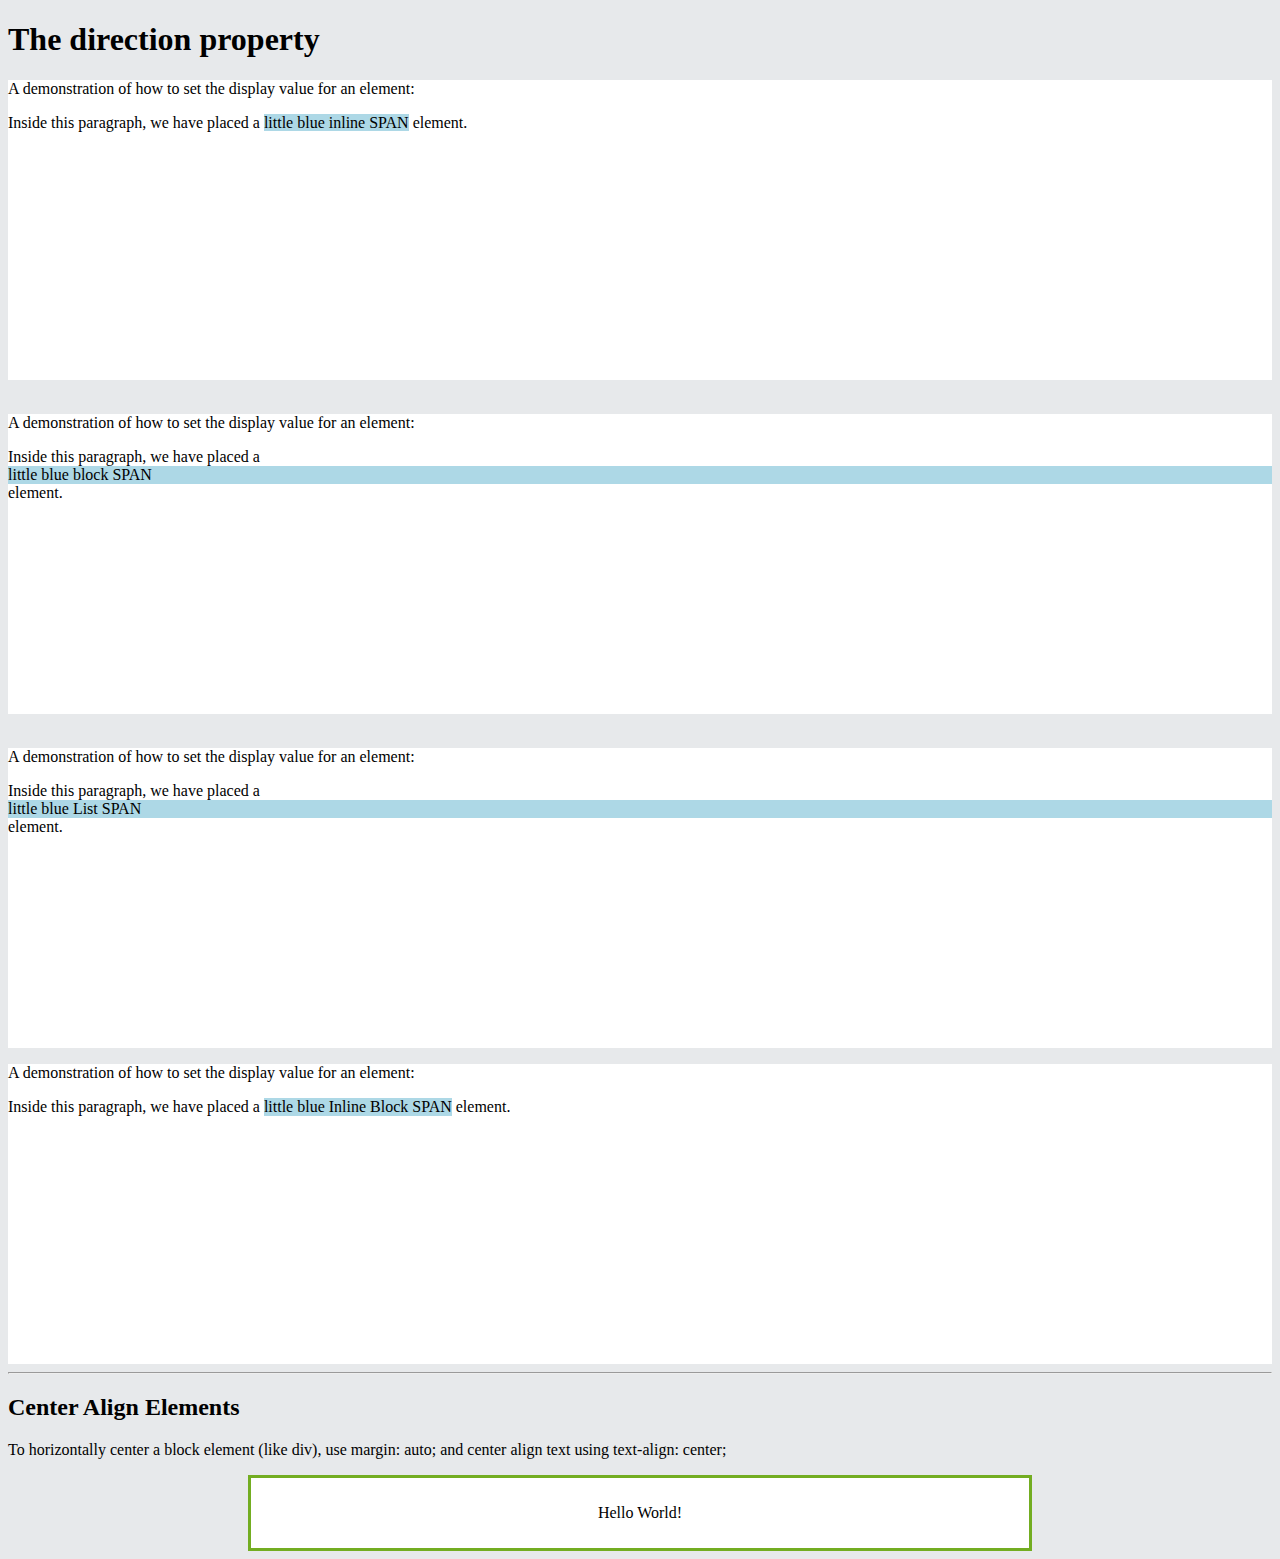
<file: GlueLabs_Aakash/Basics/Display_Properties.html>
<!DOCTYPE html>
<html>
<head>
  <title>CssPart2</title>
  <style>
    body {
      background-color:#E7E9EB;
    }
    #myDivInL {
      height:300px;
      background-color:#FFFFFF;
    }
    #myDivInL span {
      background:lightblue;
      display:inline;
    }
    #myDivBlo {
      height:300px;
      background-color:#FFFFFF;
    }
    #myDivBlo span {
      background:lightblue;
      display:block;
    }
    #myDivLst {
      height:300px;
      background-color:#FFFFFF;
    }
    #myDivLst span {
      background:lightblue;
      display:list-item;
    }
    #myDivInlBlo {
      height:300px;
      background-color:#FFFFFF;
    }
    #myDivInlBlo span {
      background:lightblue;
      display:inline-block;
    }
    .center {
      background-color: #FFFFFF;
      margin: auto;
      width: 60%;
      border: 3px solid #73AD21;
      padding: 10px;
      text-align: center;
    }
  </style>
</head>
<body>
  <h1>The direction property</h1>
  <div id="myDivInL">
    <p>A demonstration of how to set the display value for an element:</p>
    <p>Inside this paragraph, we have placed a <span>little blue inline SPAN</span> element.</p>
  </div>
  <br>
  <div id="myDivBlo">
    <p>A demonstration of how to set the display value for an element:</p>
    <p>Inside this paragraph, we have placed a <span>little blue block SPAN</span> element.</p>
  </div>
  <br>
  <div id="myDivLst">
    <p>A demonstration of how to set the display value for an element:</p>
    <p>Inside this paragraph, we have placed a <span>little blue List SPAN</span> element.</p>
  </div>
  <div id="myDivInlBlo">
    <p>A demonstration of how to set the display value for an element:</p>
    <p>Inside this paragraph, we have placed a <span>little blue Inline Block SPAN</span> element.</p>
  </div>
  <hr>
  <h2>Center Align Elements</h2>
  <p>To horizontally center a block element (like div), use margin: auto; and center align text using text-align: center;</p>
  <div class="center">
    <p>Hello World!</p>
  </div>

</body>
</html>
</file>
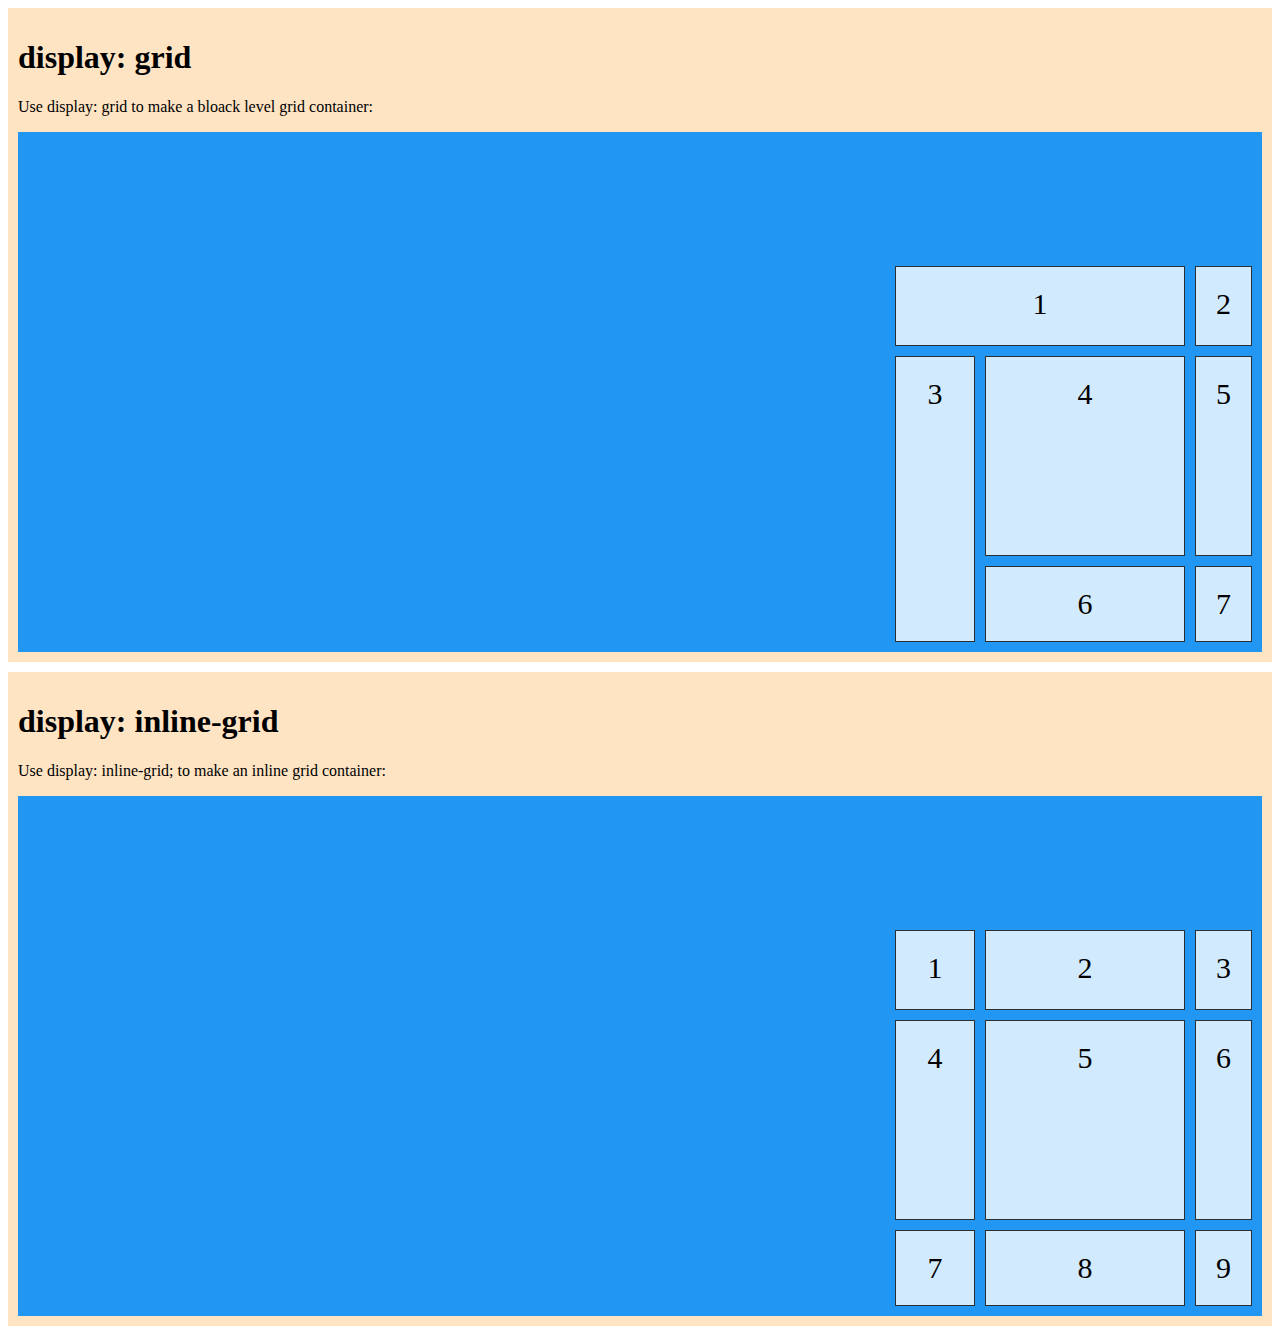
<file: GlueLabs_Aakash/Basics/GridCSS.html>
<!DOCTYPE html>
<html lang="en">
<head>
    <title>CSS_Grid</title>
</head>
<style>
    .item1 {
        grid-column-start: 1;
        grid-column-end: 3;
    }
    .item3{
        grid-row: 2/4;
    }
    .grid-container{
        display:grid;
        grid-template-columns: 80px 200px auto;
        grid-template-rows: 80px 200px auto;
        background-color: #2196F3;
        justify-content: end;
        height: 500px;
        align-content: end;
        padding: 10px;
        /* column-gap: 10px;
        row-gap: 10px; 
        gap: 10px 5px*/
        gap: 10px;
    }
    /* .grid-item{
        background-color: rgba(255, 255, 255, 0.8);
        border: 1px solid rgba(0, 0, 0, 0.8);
        padding: 20px;
        font-size: 30px;
        text-align: center;
    } */
    .grid-container div{
        background-color: rgba(255, 255, 255, 0.8);
        border: 1px solid rgba(0, 0, 0, 0.8);
        padding: 20px;
        font-size: 30px;
        text-align: center;
    }
    #Sec{
        background-color: bisque;
        padding: 10px;
        margin-bottom: 10px;
    }
</style>
<body>
    <section id="Sec">
        <h1>display: grid</h1>
        <p>Use display: grid to make a bloack level grid container:</p>
        <div class="grid-container">
            <div class="item1">1</div>
            <div class="item2">2</div>
            <div class="item3">3</div>
            <div class="item4">4</div>
            <div class="item5">5</div>
            <div class="item6">6</div>
            <div class="item7">7</div>
        </div>
    </section>
    <section id="Sec">
        <h1>display: inline-grid</h1>
        <p>Use display: inline-grid; to make an inline grid container:</p>
        <div class="grid-container">
            <div class="grid-item">1</div>
            <div class="grid-item">2</div>
            <div class="grid-item">3</div>
            <div class="grid-item">4</div>
            <div class="grid-item">5</div>
            <div class="grid-item">6</div>
            <div class="grid-item">7</div>
            <div class="grid-item">8</div>
            <div class="grid-item">9</div>
        </div>
    </section>

</body>
</html>
</file>
<file: FlexBox+Grid_Assignment/style.css>
* {
    margin: 0;
    padding: 0;
    font-family: sans-serif;
}

body {
    color: rgba(233, 236, 239, 0.5);
}

.item1 {
    grid-area: sidebar;
    background-color: #2e3648;
    text-align: left;
}

.item1 h1 {
    color: #626ed4;
    font-family: sans-serif;
    text-align: center;
    margin-top: 15px;
}

.heading-sidebar{
    margin-left: 10px;
    font-size: smaller;
}
.item2 {
    grid-area: nav;
    background-color: #36394c;
    display: flex;
    justify-content: space-between;
    align-items: center;
    font-size: small;
    color: white;
}

.language {
    padding: 0px 10px;
}

.profile-image {
    border-radius: 50%;
    object-fit: cover;
    width: 35px;
    height: 35px;
}

.item3 {
    grid-area: topsec;
    display: flex;
    justify-content: space-between;
    align-items: center;
    margin: 0px 25px;
}

.card {
    background-color: #626ed4;
    width: max-content;
    border-radius: 10px;
    display: flex;
    margin: 0px;
    padding: 0px;
    display: flex;
    justify-content: space-between;
    align-items: center;
    height: 175px;
    width: 300px;
    position: relative;

}

.card-header {
    display: flex;
    align-items: center;
    margin: 10px;
}
.card-header span{
    margin-right: 10px;
}
.card-footer{
    display: flex;
    justify-content: space-between;
    align-items: center;
    margin: 10px;
}
.card-numbers {
    display: flex;
    align-items: center;
}

.card-numbers h2 {
    color: #fff;
    font-weight: lighter;
}

.card-percentage {
    display: flex;
    align-items: center;
    justify-content: space-evenly;
    color: #fff;
    height: 25px;
    width: 65px;
    text-align: center;
    font-size: small;
    top: 20px;
    right: 0px;
    position: absolute;
}
.card-percentage ::after{
    content: "";
    position: absolute;
    top: 0px;
    left: 0px;
    border-style: solid;
    border-width: 12px;
    border-color: transparent transparent transparent #626ed4;
}
.item4 {
    grid-area: tab;
    background-color: #2e3648;
    margin: 10px;
    margin-top: 0px;
    font-size: small;
    border-radius: 5px;
    margin-left: 20px;
}

.id{
    padding-left: 10px;
}

.table-row {
    display: flex;
    justify-content: flex-start;
    align-items: center;
    height: 20px;
}

.table-row div{
    margin-left: 10px;
}

.item4 b {
    color: white;
    padding-left: 10px;
}

.item5 {
    grid-area: chat;
    background-color: #2e3648;
    margin-bottom: 10px;
    margin-left: 10px;
    border-radius: 5px;
    margin-right: 20px;
}

.item5 b {
    color: white;
    margin: 10px;
}

.chat-flex {
    display: flex;
    flex-direction: column;
    margin-top: 10px;
    font-size: small;
}

.chat {
    display: flex;
    flex-direction: column;
    justify-content: center;
}

.chat-right {
    display: flex;
    flex-direction: column;
    justify-content: center;
    background-color: #363e54;
    color: #e2e4f7;
    border-radius: 5px;
    height: 40px;
    font-size: small;
    text-align: left;
    position: relative;
    padding: 0px 10px;
}

.chat-left {
    display: flex;
    flex-direction: column;
    justify-content: center;
    background-color: #e2e4f7;
    color: #626ed4;
    border-radius: 5px;
    height: 40px;
    font-size: small;
    text-align: left;
    position: relative;
    padding: 0px 10px;
}

.chat header {
    font-weight: bold;
    padding-bottom: 5px;
    color: #626ed4;
}

.chat-right header:after {
    content: ' ';
    position: absolute;
    right: -10px;
    top: 0;
    bottom: auto;
    border: 10px solid;
    border-color: #363e54 transparent transparent transparent;
}

.chat-left header:before {
    content: "";
    position: absolute;
    top: 0px;
    left: -7px;
    border-style: inset;
    border-width: 0 10px 10px 0;
    border-color: transparent #e2e4f7 transparent transparent;
}
.chat-image-left{
    display: flex;
    margin-bottom: 10px;
}
.chat-image-right{
    display: flex;
    align-self: flex-end;
    margin-bottom: 10px;
}
.chat-profile-image{
    display: flex;
    flex-direction: column;
    align-items: center;
    margin: 0px 10px;
}
.send-text{
    display: flex;
    justify-content: space-between;
    align-items: center;
    font-size: small;
    margin-right: 10px;
}
.enter-text {
    display: flex;
    background-color: #363e54;
    height: 30px;
    width: 260px;
    justify-content: space-between;
    align-items: center;
    border-radius: 5px;
    margin-left: 10px;
}
.send-btn{
    display: flex;
    justify-content: center;
    align-items: center;
    background-color: #2aa39a;
    color: #fff;
    border-radius: 5px;
    height: 25px;
    width: 50px;
}
.item6 {
    grid-area: footer;
    background-color: #36394c;
    margin-top: 10px;
}

.grid-container {
    display: grid;
    grid-template-areas: 'sidebar nav nav'
        'sidebar topsec topsec'
        'sidebar tab chat'
        'sidebar footer footer';
    grid-template-columns: 2fr 8fr 4fr;
    grid-template-rows: 50px 2fr 4fr 50px;
    height: 100%;
    width: 100%;
    background-color: #222736;
}

.circle {
    display: flex;
    align-items: center;
    justify-content: center;
    background-color: #2aa39a;
    border-radius: 10px;
    height: 17px;
    width: 20px;
    color: #fff;
    font-size: smaller;
}

.sidebar-left,
.sidebar-right {
    display: flex;
    align-items: center;
    margin-right: 10px;
}

.row {
    display: flex;
    justify-content: space-between;
    align-items: center;
    height: 42px;
    font-size: small;
    margin-left: 10px;
}

.nav_left {
    height: 10px;
    display: flex;
    align-items: center;
    margin-left: 10px;
}

.create {
    height: 30px;
    width: 90px;
    margin-left: 10px;
    display: flex;
    align-items: center;
    justify-content: center;
    background-color: #363e54;
    font-size: small;
}

.nav_right {
    display: flex;
    align-items: center;
}
.nav_right div{
    margin-left: 15px;
}

.search {
    display: flex;
    justify-content: space-around;
    background-color: #363e54;
    height: 30px;
    padding-left: 0px;
    width: 200px;
    align-items: center;
    border-radius: 25px;
    margin-right: 10px;
}

.tab {
    width: 100%;
    border-collapse: collapse;
}

.tab tr {
    height: 50px;
    border-bottom: 1px solid rgba(255, 255, 255, 0.4);
}

.tab caption {
    text-align: left;
}

.tab td,
th {
    text-align: left;
    font-size: small;
}

.delivered {
    background-color: #2aa39a;
    border-radius: 5px;
    height: 15px;
    width: 55px;
    text-align: center;
    color: #fff;
    font-size: smaller;
}

.pending {
    background-color: #f8b425;
    border-radius: 5px;
    height: 15px;
    width: 50px;
    text-align: center;
    color: #fff;
    font-size: smaller;
}

.cancel {
    background-color: #ec4561;
    border-radius: 5px;
    height: 15px;
    width: 50px;
    text-align: center;
    color: #fff;
    font-size: smaller;
}

.edit {
    display: flex;
    align-items: center;
    justify-content: center;
    background-color: #626ed4;
    border-radius: 2px;
    height: 20px;
    width: 30px;
    text-align: center;
    color: #fff;
    font-size: smaller;
}
</file>
<file: Netflix-Clone/style.css>
*{
  margin: 0;
  padding: 0;
  box-sizing: border-box;
}
body{
  font-family: sans-serif;
  color: #fff;
  overflow-x: hidden;
}
header{
  background-image: url('Netflix-header.jpg');
  background-position: center;
  background-repeat: no-repeat;
  background-size: cover;
  height: 100vh;
  box-shadow: inset 500px 500px 600px 0px rgba(0,0,0,0.75);
  border-bottom: 8px solid #222;
}
.header-top{
  display: flex;
  align-items: center;
  padding: 0px 10px;
}
.logo{
  margin-right: auto;
}
.logo img{
  width: 250px;
  height: 110px;
}
.lang{
  display: flex;
  justify-content: center;
  border: 1px solid #fff;
  height: 40px;
  align-items: center;
  background-color: rgba(0,0,0,0.5);
  border-radius: 2px;
  margin-right: 20px;
  cursor: pointer;
}
.btn{
  background-color: red;
  height: 40px;
  display: flex;
  align-items: center;
  justify-self: center;
  border-radius: 2px;
  margin-right: 10px;
  padding: 20px;
  cursor: pointer;
}
.btn-start{
  background-color: red;
  height: 60px;
  display: flex;
  align-items: center;
  justify-content: center;
  border-radius: 2px;
  margin-right: 10px;
  padding: 20px;
  cursor: pointer;
  font-size: 30px;
}
.btn-start > span{
  font-size: 30px;
}
.header-main{
  position: relative;
  width: 100%;
  padding: 75px 0;
  max-width: 947px;
  margin: 0 auto;
  text-align: center;
    
}
.details{
  display: flex;
  height: 60px;
}
.details input{
  display: flex;
  width: 30rem;
  padding: 10px;
  height: 100%;
  outline: none;
  flex: 1 0 auto;
  font-size: large;
  
}
.header-main h1{
  font-size: 4.5rem;
}
.header-main h2{
  font-size: 1.75rem;
  font-weight: 100;
  margin: 10px 0px;
}
form h3{
  font-size: 1.2rem;
  font-weight: 100;
  margin-top: 5%;
  margin-bottom: 10px;
}
form{
  display: flex;
  flex-direction: column;
  justify-content: center;
  align-items: center;
}
.card{
  display: flex;
  justify-content: space-around;
  gap: 10%;
  align-items: center;
  background-color: black;
  border-bottom: 8px solid #222;
  padding: 5% 15%;
}
.card-content h1{
  font-size: 3rem;
}
.card-content h2{
  font-size: 1.75rem;
  margin-top: 10px;
  font-weight: 100;
}
.img-class{
  max-height: 350px;
  max-width: 600px;
}
.card-faq{
  background-color: black;
  border-bottom: 8px solid #222;
  display: flex;
  flex-direction: column;
  justify-content: center;
  align-items: center;
  padding: 5%;
}
.card-faq form{
  margin-top: 5%;
  margin-bottom:5%"
}
.card-faq>h1{
  text-align: center;
  font-size: 3rem;
  margin: 5% 0;
}
.accordian-row{
  background-color: rgb(54, 53, 53);
  margin-bottom: 8px;
  max-width: 750px;
}
.accordian{
  overflow: hidden;
}
.accordian-label, .accordian-content{
  padding: 14px 20px;
}
.accordian-label{
  display: block;
  cursor: pointer;
  position: relative;
  font-size: 2rem;
  padding-left: 4%;
}
.accordian-content{
  border-top: 3px solid black;
  line-height: 1.6;
  font-size: 1.5rem;
  display: none;
}
.accordian-content p{
  margin-bottom: 10px;
}
.accordian-input{
  display: none;
}
.accordian-input:checked ~ .accordian-content{
  display: block;
}
.accordian-label::after{
  content: "+";
  position: absolute;
  right: 1rem;
}
.accordian-input:checked + .accordian-label::after{
  content: "x";
}
footer{
  padding: 5% 20%;
  background-color: black;
  color: rgb(88, 86, 86);
  font-size: small;
  font-weight: bold;
}
.footer-tags{
  display: flex;
  justify-content: center;
  align-items: center;
}
.footer-tags p{
  margin:5%;
}
.footer-tags-col{
  margin: 2%;
}
footer .lang{
  width: 100px;
  height: 40px;
  border: 1px solid #222;
  font-size: 16px;
  font-weight: 100;
  margin-bottom: 2%;
}
@media (max-width: 950px)
{
  .card{
    display: flex;
    flex-direction: column;
    padding: 5%;
  }
  .card:nth-child(even) {
    flex-direction: column-reverse;
  }
  .details{
    flex-direction: column;
    align-items: center;
  }
  .btn-start{
    margin-top: 10px;
    width: fit-content;
    height: 20px;
    font-size: 16px;
  }
  .btn-start >span{
    font-size: 20px;
  }
  .card-content h1{
    font-size: 2rem;
  }
  .card-content h2{
    font-size: 1.25rem;
  }
  .btn{
    height: 30px;
    padding: 15px;
  }
  .lang{
    height: 30px;
    padding: 15px 5px;
  }
  .header-main h1{
    font-size: 3rem;
    margin: 0 15%;
  }
  .header-main h2{
    font-size: 1.5rem;
    font-weight: 100;
    margin-top: 2%;
  }
  .header-main h3{
    font-size: 1.35rem;
    padding: 2% 0;
    margin: 0 25%;
  }
  .card-content h1{
    text-align:center;
  }
  .card-content h2{
    font-weight: 100;
    text-align:center;
  }
  .logo img{
    width: 190px;
    height: 80px;
  }
  .details input{
    max-width: 30rem;
  }
  .accordian-label{
    font-size: 1.5;
  }
  .accordian-content{
    font-size: 1.25;
  }
  .img-class{
    padding: 5%;
    min-width: 1%;
    overflow: hidden;
  }
  .card-faq form h3{
    font-size: 1.35rem;
    text-align: center;
  }
}
@media (max-width: 550px)
{
  .details > input{
    max-width: 350px;
  }
  .header-main > form > h3{
    margin: 0;
  }
  .img-class{
    max-width: 350px;
  }
  .card-faq h1{
    font-size: 2rem;
    margin-top: 0;
  }
  .accordian-label{
    font-size: 1.25rem;
  }
  .accordian-content{
    font-size: 1.25rem;
  }
  .card-faq form h3{
    font-size: 1.25rem;
  }
  .card-faq form{
    margin-top: 0;
    margin-bottom: 15%;
  }
  .lang{
    font-size: small;
    width: 85px;
  }
  .lang span:nth-child(1){
    margin: 0 2px;
  }
  .btn{
    font-size: small;
    text-align: center;
  }
  footer{
    margin-bottom: 5%;
  }
}
</file>
<file: GlueLabs_Aakash/Basics/style.css>
@import url('https://fonts.googleapis.com/css2?family=Dancing+Script:wght@400;500;700&display=swap');
body{
    background-color: #80d7ff;
    font-family:Arial, Helvetica, sans-serif;
}
/* define classes by . */
.box-1{
    background-color: lightsalmon;
    padding: 10px;
}

.box-1 h1{
    color: rgb(206, 255, 128);
    font-style: italic;
    text-transform: uppercase;
    text-decoration: line-through;
    letter-spacing: 0.2mm;
    word-spacing: 0.8mm;
}
h3{
    background-color: lightgoldenrodyellow;
    color:red;
    padding: 1%;
}
/* div{
    font-size: 10px;
} */
p{
    color: hsl(355, 75%, 65%);
    font-family: 'Dancing Script', Arial, Helvetica, sans-serif;
    font-size: 1.5rem;
    font-weight: bolder;
    line-height: 1.5rem; 
    /*px - pixel   
     rem - doesnot depend on direct parent. The default font size of text in browser in p
     tag is 16px. rem multiplies number in it with 16px
     em - multiply number in em with font size of parent*/
}
/* define ids by # */
#second-p{
    color: hsla(165, 75%, 65%, 0.452);
    font-family: Arial, Helvetica, sans-serif;
    font-size: 1.2rem;
    font-weight: normal;
    line-height: 1.2rem; 
}
#box-model{
    background-color: lightgreen;
    width: 300px;
    border: 15px solid green;
    margin: 20px;
    /* padding: 20px; */

    /* padding-top: 20px;
    padding-right: 15px;
    padding-bottom: 20px;
    padding-left: 15px; */

    /* padding: 20px 15px 20px 15px; */
    padding: 20px 15px;
}
.categories{
    border: 1px solid gray;
    padding: 10px;
    border-radius: 15px;
}

.categories h2{
    text-align: center;
}
.categories ul{
    padding: 0;
    list-style: none;
}
.categories a{
    text-decoration: none;
    color: black;
}
.categories a:hover{
    color: red;
    text-decoration: line-through;
}
.categories li{
    padding-bottom: 6px;
    border-bottom: 1px dotted #333;
}
.my-form{
    padding: 20px;
}
.my-form .form-group{
    padding-bottom: 15px;
}
.my-form label{
    display: block;
}
.my-form input[type="text"], .my-form input[type="email"], .my-form textarea{
    padding: 8px;
    width: 100%;
}

.button{
    padding: 10px 15px;
    border: none;
    background: darkblue;
    color: #ffe6ff;
    border-radius: 5px;  /*for rounded edges*/
    font-size: 0.9rem;
    text-transform: uppercase;
    font-weight: bold;
}

.button:hover{
    background: darkmagenta;
    cursor: pointer;
}

.block{
    float: left;
    width: 33.33%;
}
.clearfix{
    clear: both;
}
#main__block{
    float: left;
    width: 70%;
    padding: 15px;
    border: 1px solid #ccc;
    box-sizing: border-box;
}
#side__bar{
    float: right;
    width: 30%;
    padding: 15px;
    border: 1px solid #ccc;
    box-sizing: border-box;
}
.position-box{
    width: 800px;
    height: 500px;
    border: 1px solid black;
    position: relative;
    background-image: url("https://bit.ly/3MsmiXG");
    background-repeat: no-repeat;
    background-size: cover;
}
.position-box h1{
    position: absolute;
    top: 140px;
    left: 200px;
}
.position-box h2{
    position: absolute;
    bottom: 40px;
    right: 200px;
}
.fixed-button{
    position: fixed;
    top: 20px;
}
.my-list li:first-child{
    background: rebeccapurple;
}
.my-list li:last-child{
    background: royalblue;
}
.my-list li:nth-child(3){
    background: yellowgreen;
}
.dynamic-list li:nth-child(even){
    background: #ffc107;
}
.dynamic-list li:nth-child(odd){
    background: #f4cdda;
}
</file>
